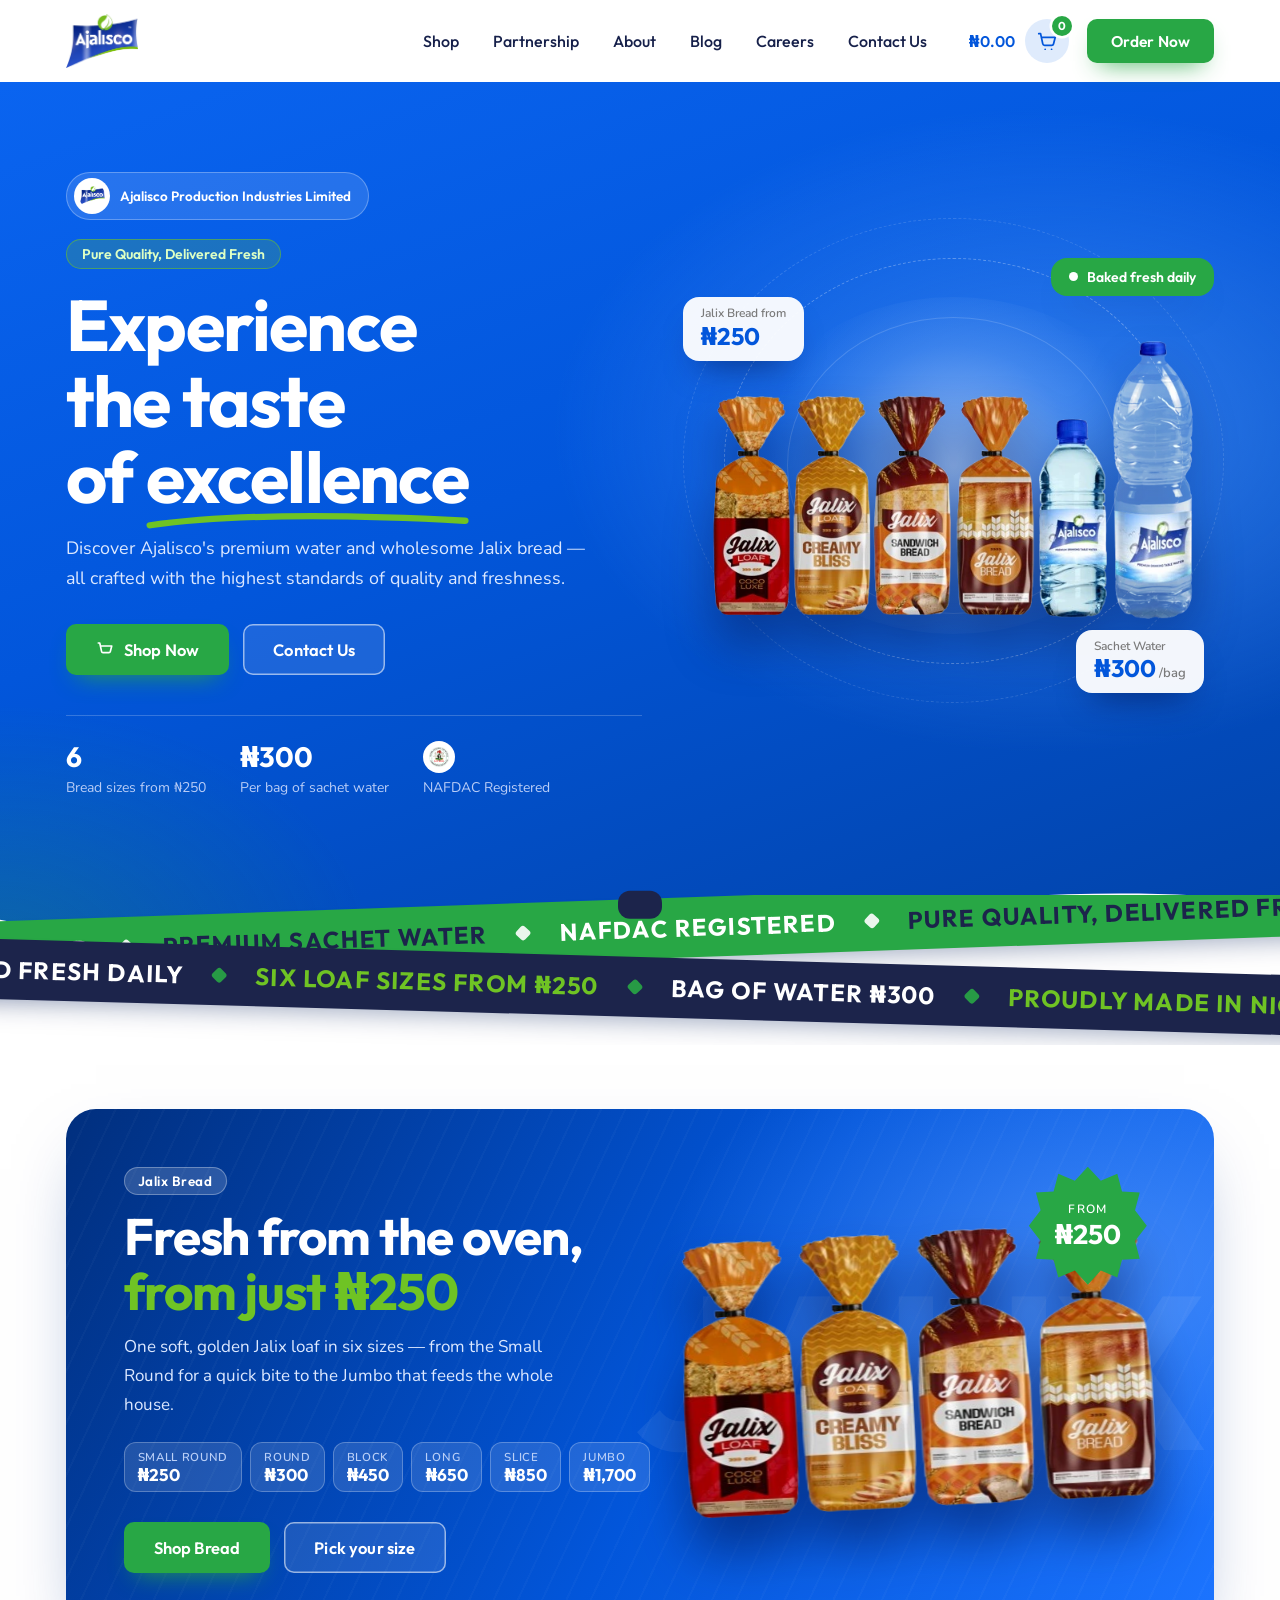
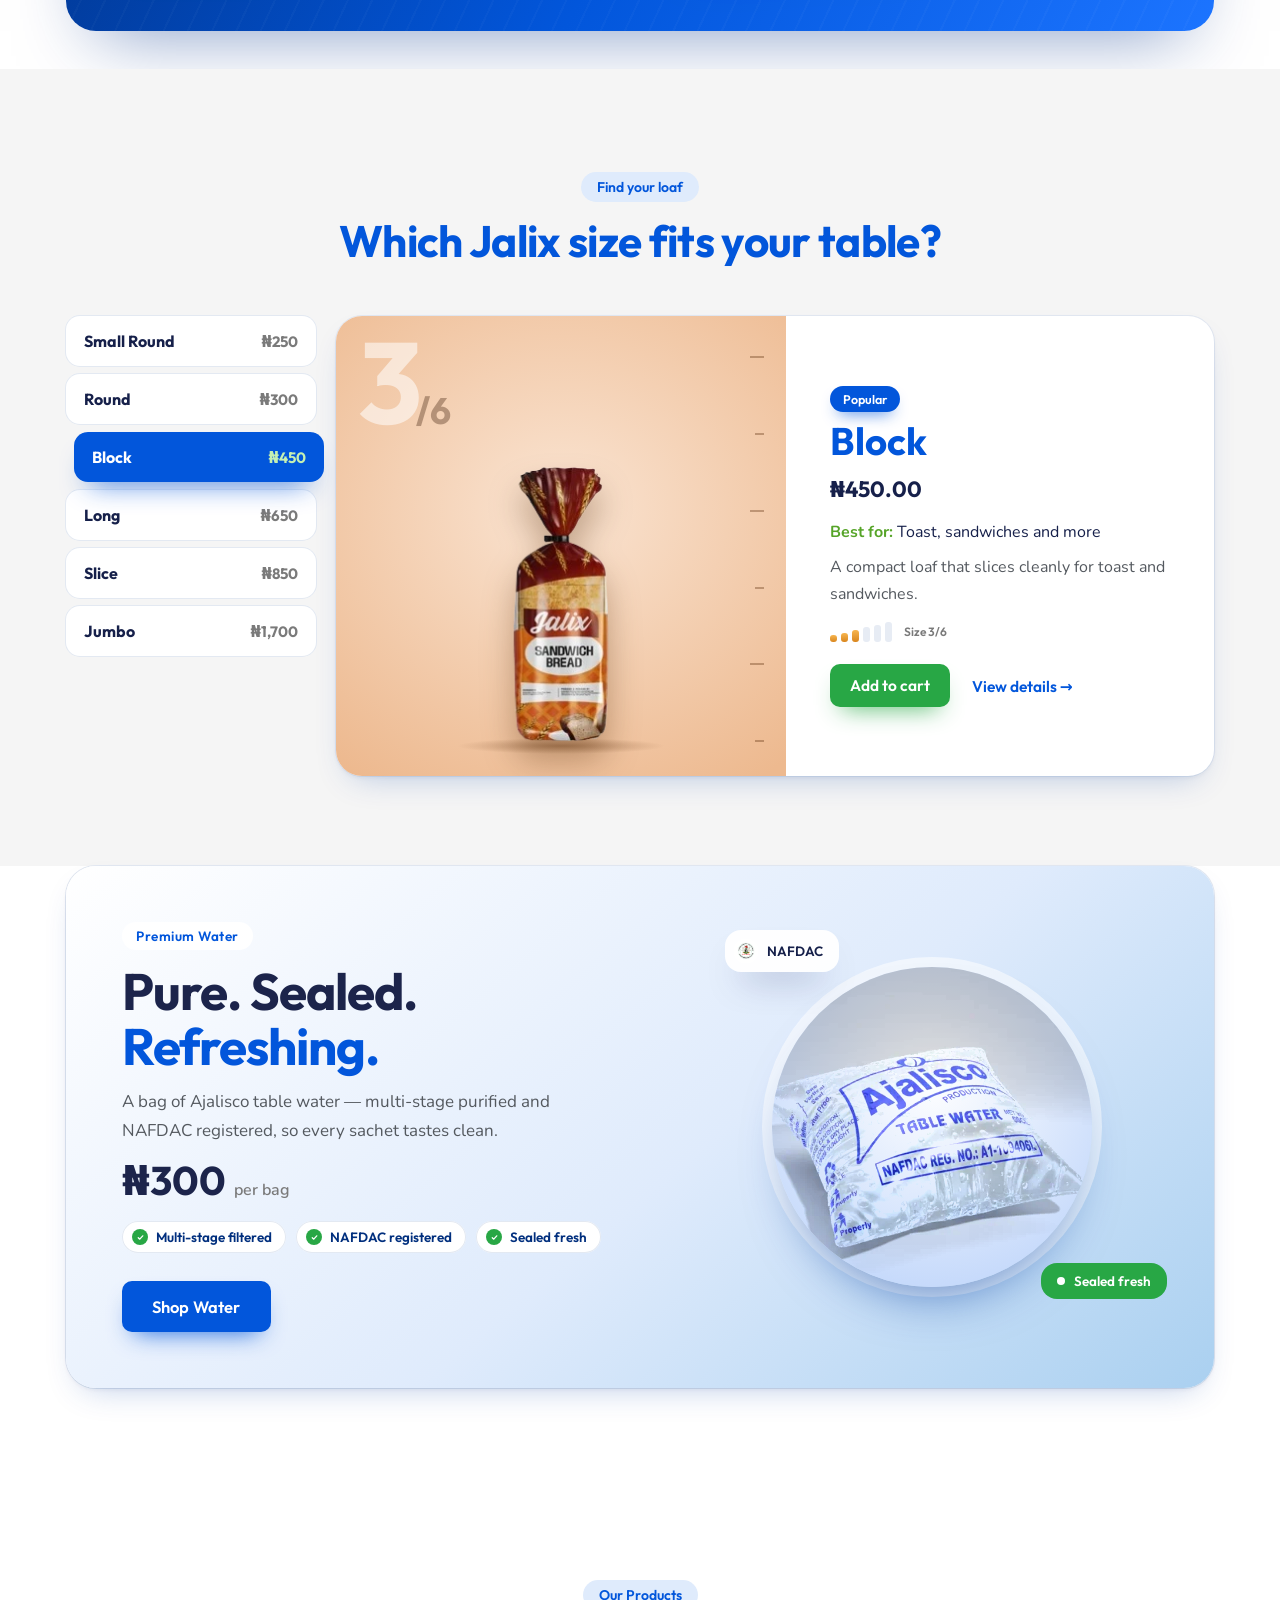
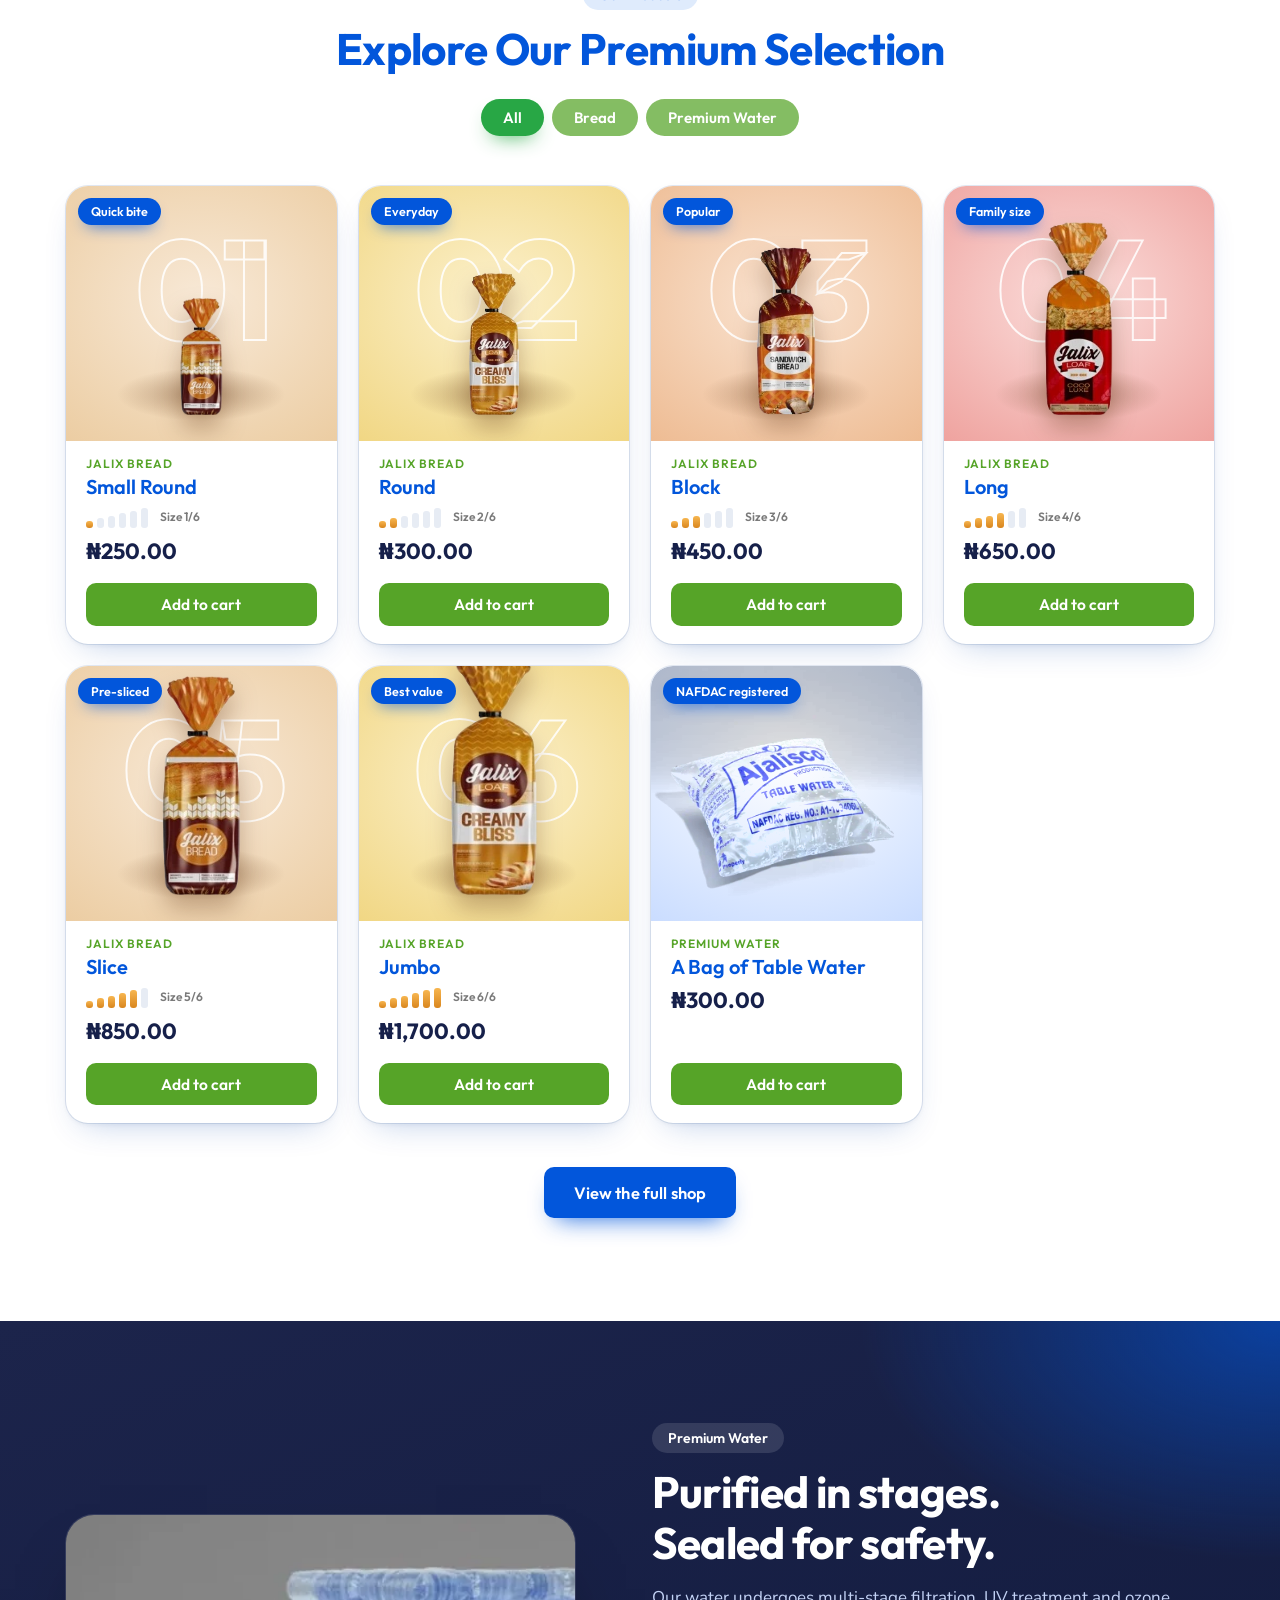
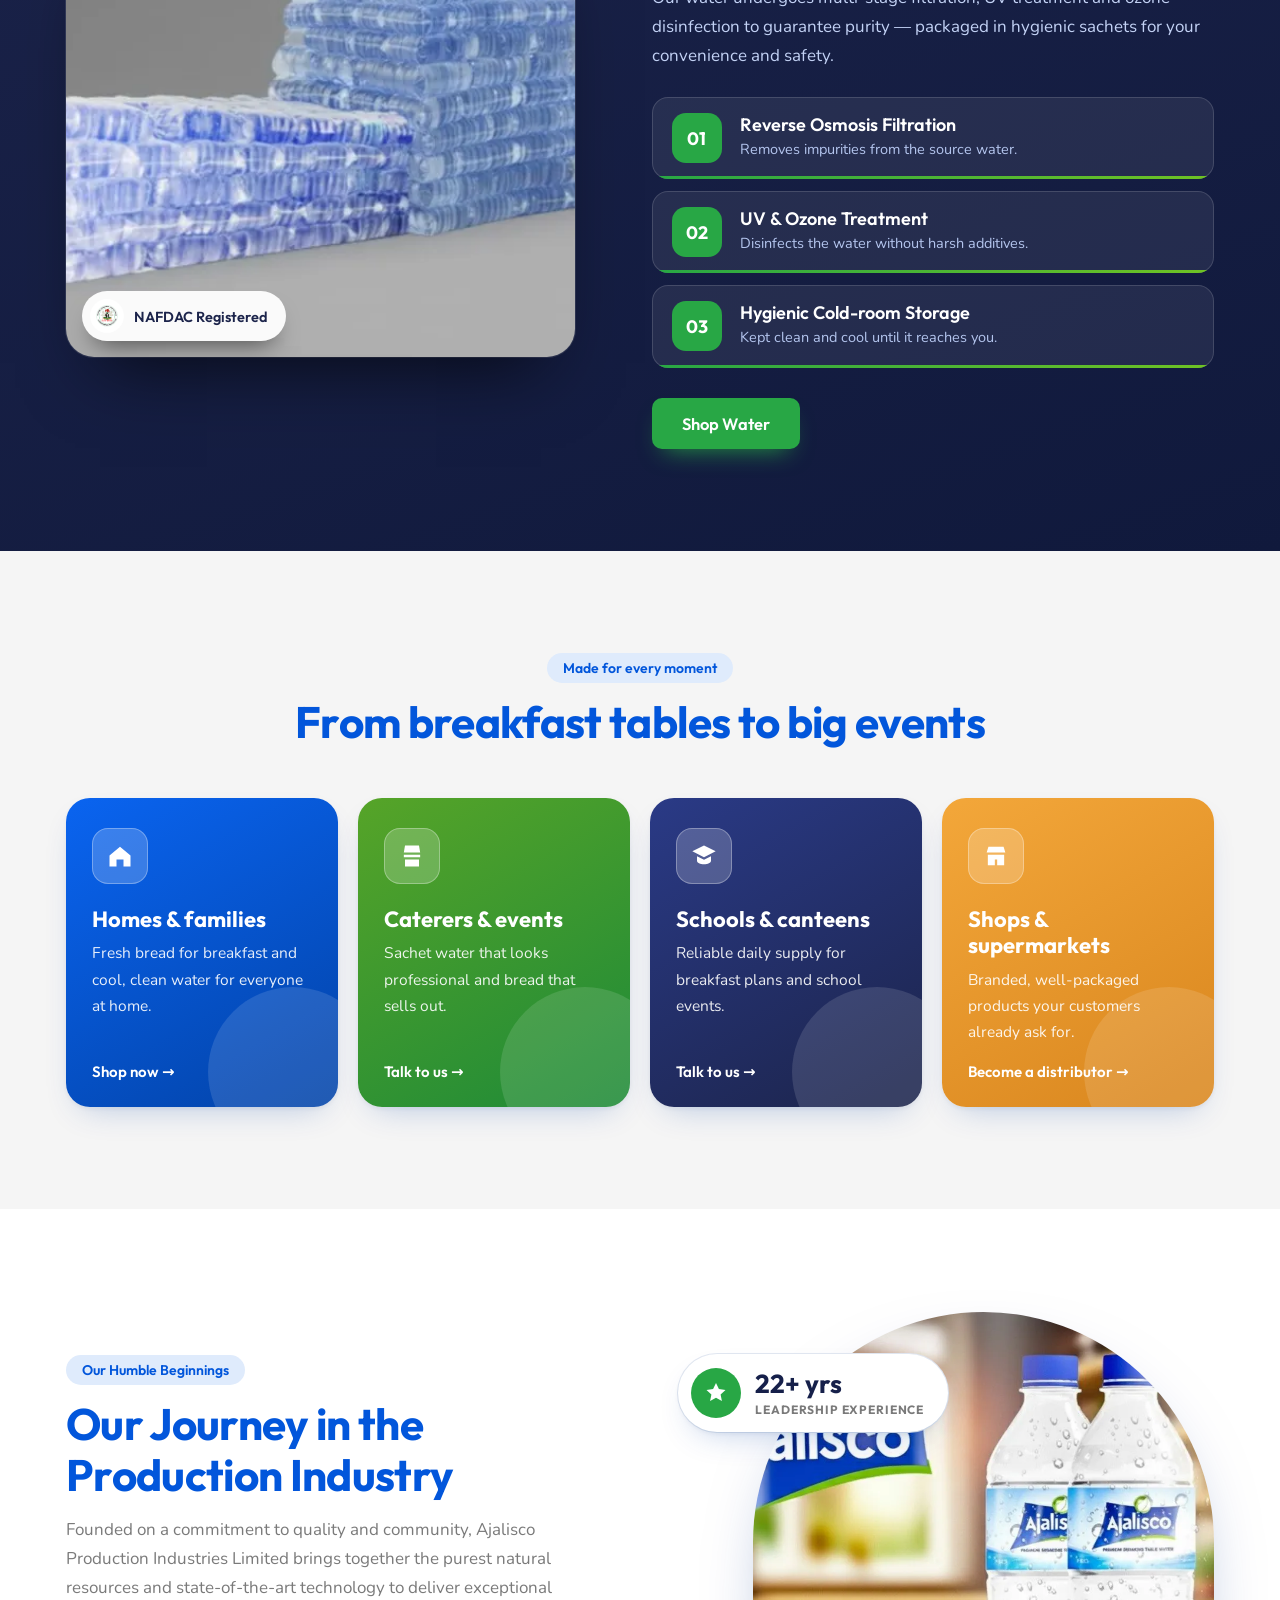
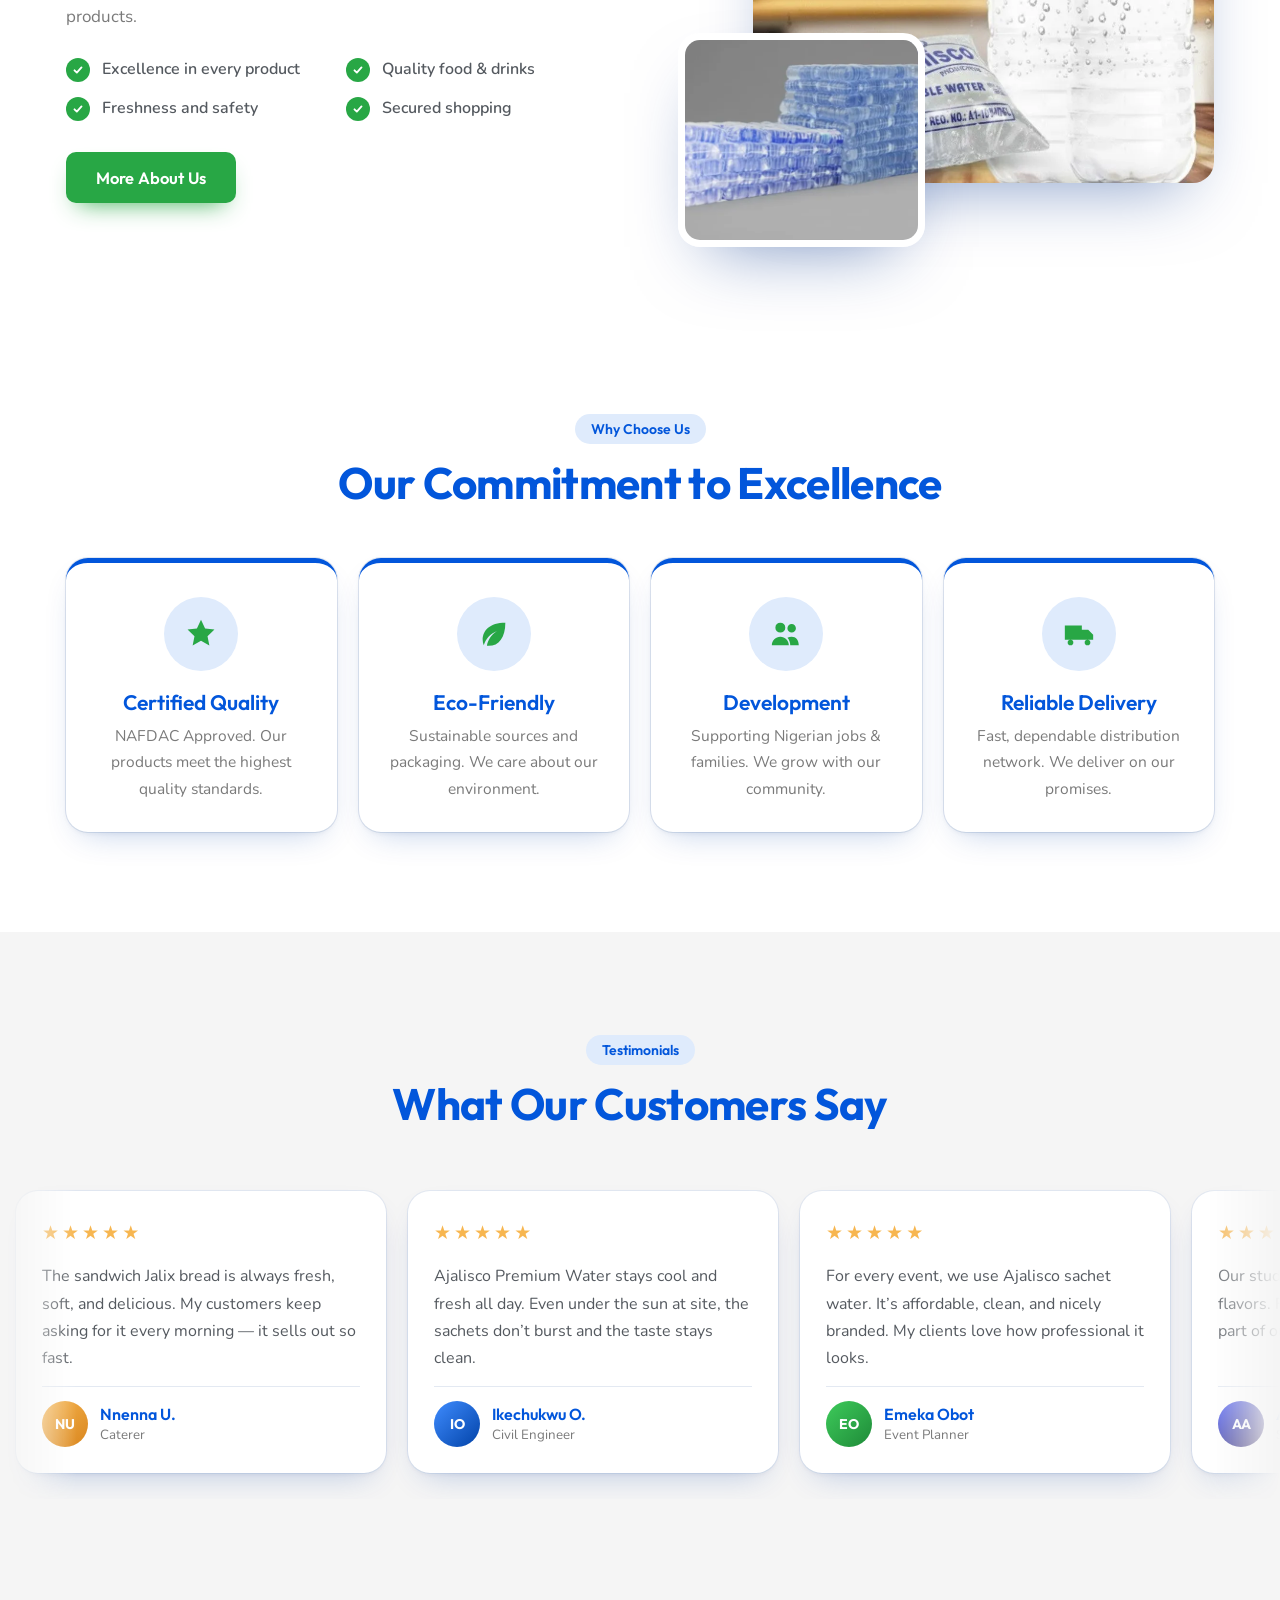
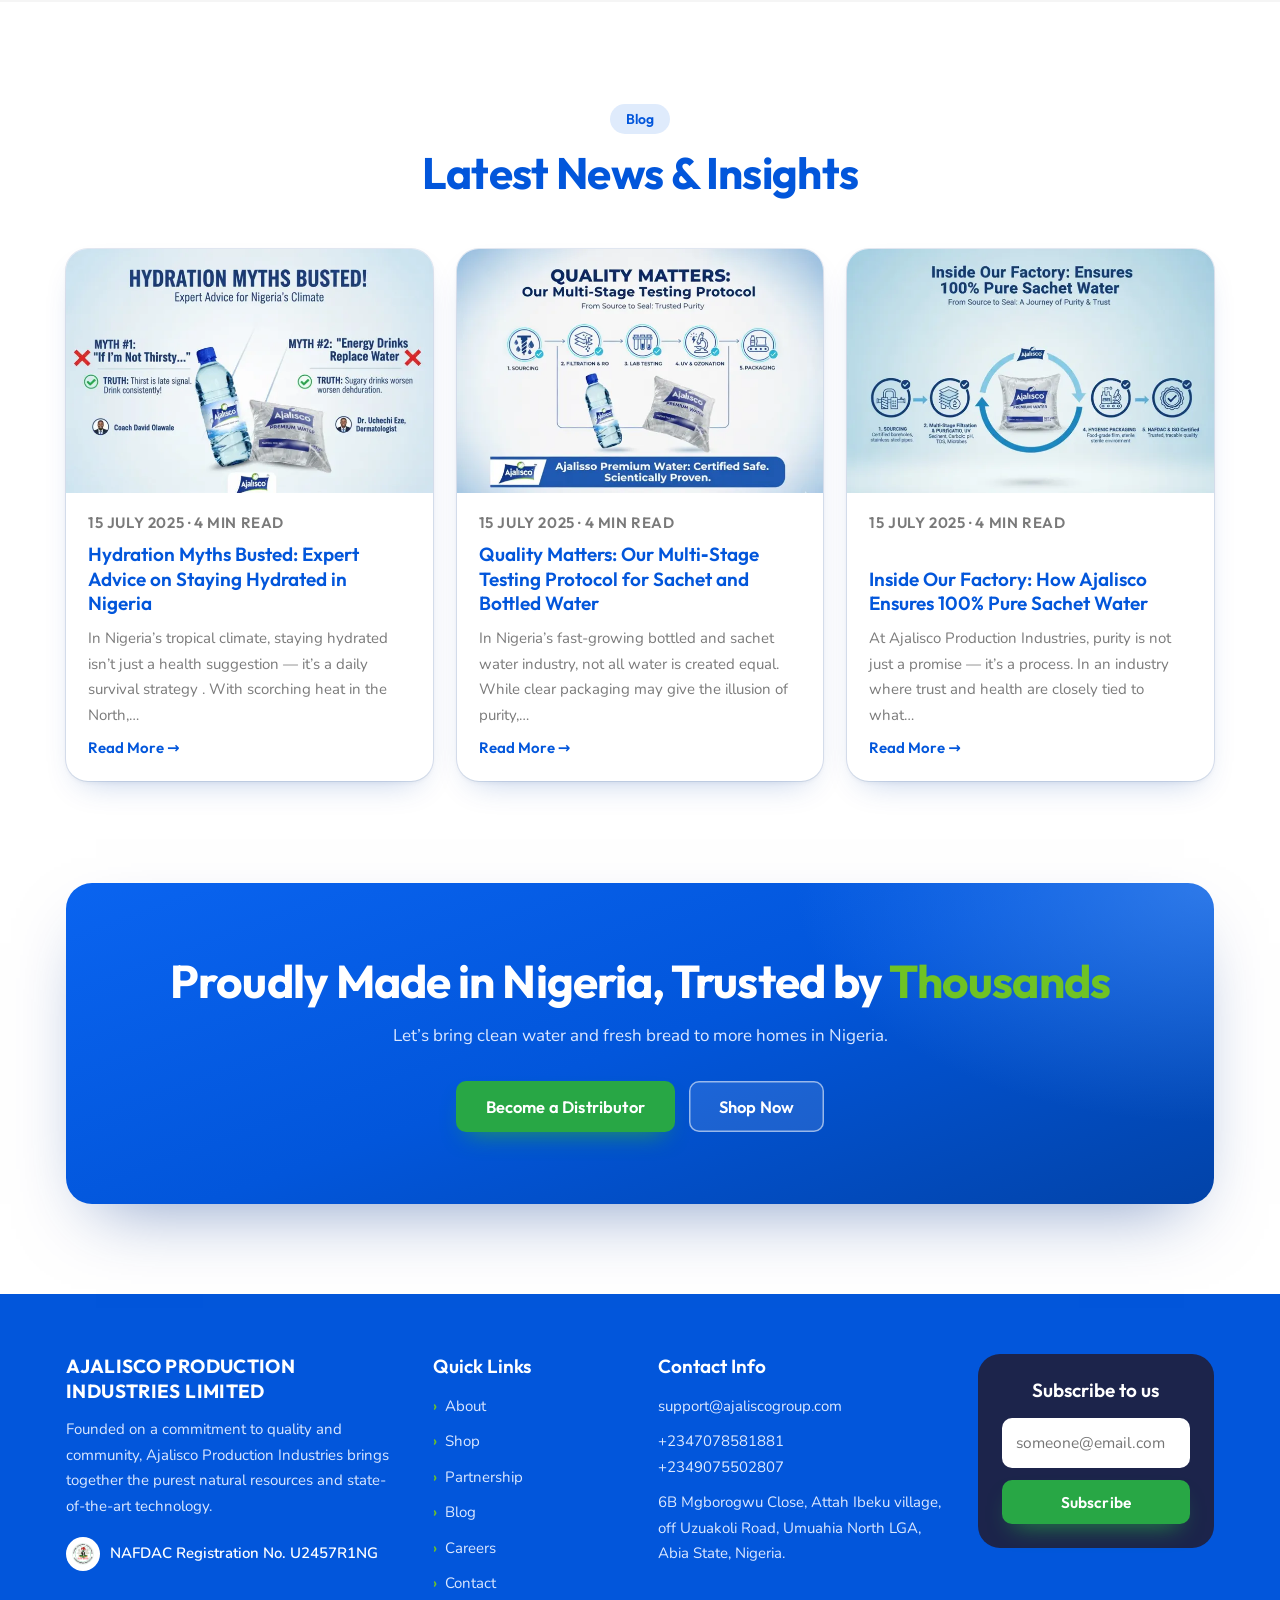
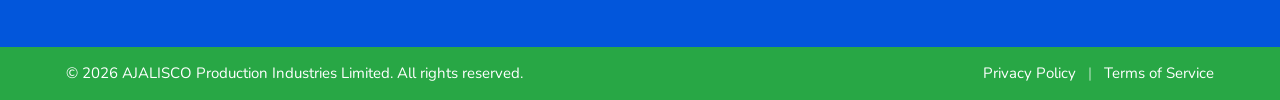
<file: index.html>
<!doctype html>
<html lang="en">
<head>
  <meta charset="utf-8">
  <meta name="viewport" content="width=device-width, initial-scale=1">
  <title>Ajalisco Production Industries Limited — Pure Quality, Delivered Fresh</title>
  <meta name="description" content="Ajalisco Production Industries Limited — fresh Jalix bread in six sizes and NAFDAC-registered premium sachet water, produced in Umuahia, Abia State, Nigeria.">
  <meta name="theme-color" content="#0256DB">
  <meta property="og:title" content="Ajalisco — Pure Quality, Delivered Fresh">
  <meta property="og:description" content="Fresh Jalix bread and premium sachet water from Umuahia.">
  <meta property="og:image" content="assets/lineup.webp">
  <link rel="icon" href="assets/logo-sm.png">
  <link rel="preload" href="assets/fonts/outfit-latin.woff2" as="font" type="font/woff2" crossorigin>
  <link rel="stylesheet" href="fonts.css">
  <link rel="stylesheet" href="styles.css">
  <script>document.documentElement.className = "js";</script>
</head>
<body>
  <a class="skip" href="#main">Skip to content</a>
  <div class="progress" id="progress" aria-hidden="true"></div>

  <!-- Loader -->
  <div class="loader" id="loader" aria-hidden="true">
    <div class="loader__box">
      <img src="assets/logo.webp" alt="" width="120" height="90">
      <div class="loader__bar"><i id="loaderBar"></i></div>
      <p><span id="loaderNum">0</span>%</p>
    </div>
  </div>

  <!-- Header -->
  <header class="nav" id="nav">
    <div class="wrap nav__inner">
      <a class="brand" href="#/" aria-label="Ajalisco — home"><img src="assets/logo.webp" alt="Ajalisco" width="66" height="50"></a>
      <nav class="nav__links" id="navLinks" aria-label="Primary">
        <a href="#/shop" data-route="shop">Shop</a>
        <a href="#/partnership" data-route="partnership">Partnership</a>
        <a href="#/about" data-route="about">About</a>
        <a href="#/blog" data-route="blog">Blog</a>
        <a href="#/careers" data-route="careers">Careers</a>
        <a href="#/contact" data-route="contact">Contact Us</a>
        <a class="nav__mobile-cta" href="#/shop">Order Now</a>
      </nav>
      <div class="nav__actions">
        <button class="cart-btn" type="button" data-open-cart aria-label="View your shopping cart">
          <span class="cart-btn__total" data-total>₦0.00</span>
          <span class="cart-btn__icon">
            <svg width="22" height="22" viewBox="0 0 24 24" aria-hidden="true"><path fill="none" stroke="currentColor" stroke-width="1.9" stroke-linecap="round" stroke-linejoin="round" d="M3 4h2l2.4 11.2a2 2 0 0 0 2 1.6h7.7a2 2 0 0 0 2-1.5L21 8H6.2M10 21h.01M17 21h.01"/></svg>
            <b data-count>0</b>
          </span>
        </button>
        <a class="btn btn--green nav__cta" href="#/shop">Order Now</a>
        <button class="burger" id="burger" type="button" aria-label="Open menu" aria-expanded="false"><span></span><span></span></button>
      </div>
    </div>
  </header>

  <main id="main">

    <!-- ================= HOME ================= -->
    <section class="page" id="page-home" data-title="Ajalisco Production Industries Limited — Pure Quality, Delivered Fresh">

      <!-- Hero -->
      <div class="hero">
        <div class="bubbles" aria-hidden="true"><i></i><i></i><i></i><i></i><i></i><i></i><i></i><i></i><i></i><i></i></div>
        <div class="wrap hero__grid">
          <div class="hero__copy">
            <p class="brand-pill rv"><img src="assets/logo-sm.png" alt="" width="30" height="23"> Ajalisco Production Industries Limited</p>
            <p class="tag-pill rv">Pure Quality, Delivered Fresh</p>
            <h1 class="hero__title rv">Experience the taste of <span class="swoosh">excellence<svg viewBox="0 0 300 24" preserveAspectRatio="none" aria-hidden="true"><path d="M4 17C70 6 160 3 296 12" fill="none" stroke="#6FC324" stroke-width="7" stroke-linecap="round"/></svg></span></h1>
            <p class="hero__lede rv">Discover Ajalisco's premium water and wholesome Jalix bread — all crafted with the highest standards of quality and freshness.</p>
            <div class="btn-row rv">
              <a class="btn btn--green btn--lg" href="#/shop"><svg width="18" height="18" viewBox="0 0 24 24" aria-hidden="true"><path fill="none" stroke="currentColor" stroke-width="2.2" stroke-linecap="round" stroke-linejoin="round" d="M3 4h2l2.4 11.2a2 2 0 0 0 2 1.6h7.7a2 2 0 0 0 2-1.5L21 8H6.2"/></svg> Shop Now</a>
              <a class="btn btn--ghost-light btn--lg" href="#/contact">Contact Us</a>
            </div>
            <dl class="hero__facts rv">
              <div><dt>6</dt><dd>Bread sizes from ₦250</dd></div>
              <div><dt>₦300</dt><dd>Per bag of sachet water</dd></div>
              <div><dt><img src="assets/nafdac.png" alt="" width="30" height="30"></dt><dd>NAFDAC Registered</dd></div>
            </dl>
          </div>
          <div class="hero__art rv" aria-hidden="true">
            <div class="rings"><i></i><i></i><i></i></div>
            <div class="glow"></div>
            <img class="hero__lineup" src="assets/lineup.webp" alt="" width="600" height="321">
            <div class="chip chip--a"><small>Jalix Bread from</small><b>₦250</b></div>
            <div class="chip chip--b"><span class="dot"></span> Baked fresh daily</div>
            <div class="chip chip--c"><small>Sachet Water</small><b>₦300<em>/bag</em></b></div>
          </div>
        </div>
        <svg class="hero__wave" viewBox="0 0 1440 90" preserveAspectRatio="none" aria-hidden="true"><path d="M0 50c240 50 480 50 720 20S1200 0 1440 30v60H0Z" fill="#fff"/></svg>
      </div>

      <!-- Crossing ticker tapes -->
      <div class="tapes" aria-hidden="true">
        <div class="tape tape--green"><div class="tape__track">
          <span>Jalix Bread</span><i></i><span>Premium Sachet Water</span><i></i><span>NAFDAC Registered</span><i></i><span>Pure Quality, Delivered Fresh</span><i></i>
          <span>Jalix Bread</span><i></i><span>Premium Sachet Water</span><i></i><span>NAFDAC Registered</span><i></i><span>Pure Quality, Delivered Fresh</span><i></i>
        </div></div>
        <div class="tape tape--navy"><div class="tape__track tape__track--rev">
          <span>Baked fresh daily</span><i></i><span>Six loaf sizes from ₦250</span><i></i><span>Bag of water ₦300</span><i></i><span>Proudly made in Nigeria</span><i></i>
          <span>Baked fresh daily</span><i></i><span>Six loaf sizes from ₦250</span><i></i><span>Bag of water ₦300</span><i></i><span>Proudly made in Nigeria</span><i></i>
        </div></div>
      </div>

      <!-- Advert banner: Bread -->
      <section class="section section--ads">
        <div class="wrap">
          <article class="ad ad--bread rv">
            <div class="ad__copy">
              <p class="ad__kicker">Jalix Bread</p>
              <h2 class="ad__title">Fresh from the oven,<br><em>from just ₦250</em></h2>
              <p class="ad__text">One soft, golden Jalix loaf in six sizes — from the Small Round for a quick bite to the Jumbo that feeds the whole house.</p>
              <ul class="price-chips">
                <li><b>Small Round</b>₦250</li><li><b>Round</b>₦300</li><li><b>Block</b>₦450</li><li><b>Long</b>₦650</li><li><b>Slice</b>₦850</li><li><b>Jumbo</b>₦1,700</li>
              </ul>
              <div class="btn-row"><a class="btn btn--green btn--lg" href="#/shop" data-filter-link="bread">Shop Bread</a><a class="btn btn--ghost-light btn--lg" href="#size-picker" data-scroll="size-picker">Pick your size</a></div>
            </div>
            <div class="ad__art" aria-hidden="true">
              <span class="ad__ghost">JALIX</span>
              <img src="assets/loaves.webp" alt="" width="401" height="277" loading="lazy">
              <span class="burst"><small>From</small><b>₦250</b></span>
            </div>
          </article>
        </div>
      </section>

      <!-- Size picker -->
      <section class="section section--gray picker-sec" id="size-picker">
        <div class="wrap">
          <div class="head-center">
            <p class="kicker kicker--center rv">Find your loaf</p>
            <h2 class="title rv">Which Jalix size fits your table?</h2>
          </div>
          <div class="picker rv woocommerce" id="picker">
            <div class="picker__sizes" role="tablist" aria-label="Loaf size" id="pickerSizes"></div>
            <div class="picker__stage" id="pickerStage"></div>
          </div>
        </div>
      </section>

      <!-- Advert banner: Water -->
      <section class="section section--ads section--ads2">
        <div class="wrap">
          <article class="ad ad--water ad--water-solo rv">
            <div class="bubbles bubbles--sm" aria-hidden="true"><i></i><i></i><i></i><i></i><i></i><i></i></div>
            <div class="ad__copy">
              <p class="ad__kicker ad__kicker--blue">Premium Water</p>
              <h2 class="ad__title ad__title--dark">Pure. Sealed.<br><em>Refreshing.</em></h2>
              <p class="ad__text ad__text--dark">A bag of Ajalisco table water — multi-stage purified and NAFDAC registered, so every sachet tastes clean.</p>
              <p class="ad__price">₦300 <small>per bag</small></p>
              <ul class="feature-chips">
                <li>Multi-stage filtered</li>
                <li>NAFDAC registered</li>
                <li>Sealed fresh</li>
              </ul>
              <a class="btn btn--blue btn--lg" href="#/shop" data-filter-link="water">Shop Water</a>
            </div>
            <div class="ad__art ad__art--water" aria-hidden="true">
              <div class="orb"><img src="assets/sachet.webp" alt="" loading="lazy"></div>
              <span class="chip chip--water-nafdac"><img src="assets/nafdac.png" alt="" width="26" height="26"> NAFDAC</span>
              <span class="chip chip--water-fresh"><span class="dot"></span> Sealed fresh</span>
            </div>
          </article>
        </div>
      </section>

      <!-- Product grid (WooCommerce-style loop) -->
      <section class="section" id="home-products">
        <div class="wrap">
          <div class="head-center">
            <p class="kicker kicker--center rv">Our Products</p>
            <h2 class="title rv">Explore Our Premium Selection</h2>
            <div class="tabs rv" role="tablist" aria-label="Filter products" data-tabs="home">
              <button role="tab" aria-selected="true" data-filter="all">All</button>
              <button role="tab" aria-selected="false" data-filter="bread">Bread</button>
              <button role="tab" aria-selected="false" data-filter="water">Premium Water</button>
            </div>
          </div>
          <div class="woocommerce" data-grid="home"></div>
          <div class="center rv"><a class="btn btn--blue btn--lg" href="#/shop">View the full shop</a></div>
        </div>
      </section>

      <!-- Brand marketing: water purification (from the old Services page) -->
      <section class="section section--navy purify">
        <div class="bubbles bubbles--sm" aria-hidden="true"><i></i><i></i><i></i><i></i><i></i><i></i></div>
        <div class="wrap purify__grid">
          <div class="purify__media rv">
            <img src="assets/stacks.webp" alt="Stacked bags of Ajalisco sachet water" loading="lazy">
            <span class="nafdac-tag"><img src="assets/nafdac.png" alt="" width="34" height="34"> NAFDAC Registered</span>
          </div>
          <div class="purify__copy">
            <p class="kicker kicker--dark rv">Premium Water</p>
            <h2 class="title title--light rv">Purified in stages.<br>Sealed for safety.</h2>
            <p class="lede lede--light rv">Our water undergoes multi-stage filtration, UV treatment and ozone disinfection to guarantee purity — packaged in hygienic sachets for your convenience and safety.</p>
            <ol class="stages">
              <li class="rv"><span class="stages__n">01</span><div><b>Reverse Osmosis Filtration</b><small>Removes impurities from the source water.</small></div></li>
              <li class="rv" style="--i:1"><span class="stages__n">02</span><div><b>UV &amp; Ozone Treatment</b><small>Disinfects the water without harsh additives.</small></div></li>
              <li class="rv" style="--i:2"><span class="stages__n">03</span><div><b>Hygienic Cold-room Storage</b><small>Kept clean and cool until it reaches you.</small></div></li>
            </ol>
            <a class="btn btn--green btn--lg rv" href="#/shop" data-filter-link="water">Shop Water</a>
          </div>
        </div>
      </section>

      <!-- Brand marketing: who we serve -->
      <section class="section section--gray serve">
        <div class="wrap">
          <div class="head-center">
            <p class="kicker kicker--center rv">Made for every moment</p>
            <h2 class="title rv">From breakfast tables to big events</h2>
          </div>
          <div class="serve__grid">
            <a class="tile tile--a rv" href="#/shop"><span class="tile__icon"><svg viewBox="0 0 24 24"><path d="M3 11.5 12 4l9 7.5V21h-6v-6H9v6H3Z"/></svg></span><h3>Homes &amp; families</h3><p>Fresh bread for breakfast and cool, clean water for everyone at home.</p><span class="more">Shop now <b aria-hidden="true">→</b></span></a>
            <a class="tile tile--b rv" style="--i:1" href="#/contact"><span class="tile__icon"><svg viewBox="0 0 24 24"><path d="M6 3h12l1 6H5Zm-1 8h14v2H5Zm1 4h12v6H6Z"/></svg></span><h3>Caterers &amp; events</h3><p>Sachet water that looks professional and bread that sells out.</p><span class="more">Talk to us <b aria-hidden="true">→</b></span></a>
            <a class="tile tile--c rv" style="--i:2" href="#/contact"><span class="tile__icon"><svg viewBox="0 0 24 24"><path d="m12 3 10 5-10 5L2 8Zm-6 9.2 6 3 6-3V16c0 1.7-2.7 3-6 3s-6-1.3-6-3Z"/></svg></span><h3>Schools &amp; canteens</h3><p>Reliable daily supply for breakfast plans and school events.</p><span class="more">Talk to us <b aria-hidden="true">→</b></span></a>
            <a class="tile tile--d rv" style="--i:3" href="#/partnership"><span class="tile__icon"><svg viewBox="0 0 24 24"><path d="M4 9h16l-1.5-5h-13Zm1 2v9h6v-5h2v5h6v-9Z"/></svg></span><h3>Shops &amp; supermarkets</h3><p>Branded, well-packaged products your customers already ask for.</p><span class="more">Become a distributor <b aria-hidden="true">→</b></span></a>
          </div>
        </div>
      </section>

      <!-- Journey + values -->
      <section class="section journey">
        <div class="wrap journey__grid">
          <div class="journey__copy">
            <p class="kicker rv">Our Humble Beginnings</p>
            <h2 class="title rv">Our Journey in the Production Industry</h2>
            <p class="lede rv">Founded on a commitment to quality and community, Ajalisco Production Industries Limited brings together the purest natural resources and state-of-the-art technology to deliver exceptional products.</p>
            <ul class="ticks rv">
              <li>Excellence in every product</li>
              <li>Quality food &amp; drinks</li>
              <li>Freshness and safety</li>
              <li>Secured shopping</li>
            </ul>
            <a class="btn btn--green btn--lg rv" href="#/about">More About Us</a>
          </div>
          <div class="journey__art rv">
            <div class="journey__main"><img src="assets/kitchen.webp" alt="Ajalisco bottled water and sachet on a kitchen counter" loading="lazy" width="1080" height="800"></div>
            <div class="journey__sub"><img src="assets/stacks.webp" alt="Stacked bags of Ajalisco sachet water" loading="lazy"></div>
            <div class="stat"><span class="stat__icon"><svg viewBox="0 0 24 24" width="24" height="24" aria-hidden="true"><path fill="currentColor" d="m12 2 2.9 6.1 6.6.8-4.9 4.6 1.3 6.6L12 16.8 6.1 20.1l1.3-6.6L2.5 8.9l6.6-.8Z"/></svg></span><p><b>22+ yrs</b><small>Leadership experience</small></p></div>
          </div>
        </div>
      </section>

      <section class="section section--tight">
        <div class="wrap">
          <div class="head-center">
            <p class="kicker kicker--center rv">Why Choose Us</p>
            <h2 class="title rv">Our Commitment to Excellence</h2>
          </div>
          <div class="values">
            <article class="value rv" style="--i:0"><span class="value__icon"><svg viewBox="0 0 24 24"><path d="m12 2 2.9 6.1 6.6.8-4.9 4.6 1.3 6.6L12 16.8 6.1 20.1l1.3-6.6L2.5 8.9l6.6-.8Z"/></svg></span><h3>Certified Quality</h3><p>NAFDAC Approved. Our products meet the highest quality standards.</p></article>
            <article class="value rv" style="--i:1"><span class="value__icon"><svg viewBox="0 0 24 24"><path d="M20 4C9 4 4 9.5 4 16c0 1.4.3 2.7.8 4 1.3-4.6 4.6-8.3 9.2-10-3.8 2.4-6.3 6-7 10.3C15 21 20 15 20 4Z"/></svg></span><h3>Eco-Friendly</h3><p>Sustainable sources and packaging. We care about our environment.</p></article>
            <article class="value rv" style="--i:2"><span class="value__icon"><svg viewBox="0 0 24 24"><path d="M8 11a3.5 3.5 0 1 0 0-7 3.5 3.5 0 0 0 0 7Zm8 0a3 3 0 1 0 0-6 3 3 0 0 0 0 6ZM2 20c0-3.3 2.7-6 6-6s6 2.7 6 6Zm13 0c0-2-.7-3.9-2-5.3.9-.4 1.9-.7 3-.7 3 0 5 2.4 5 6Z"/></svg></span><h3>Development</h3><p>Supporting Nigerian jobs &amp; families. We grow with our community.</p></article>
            <article class="value rv" style="--i:3"><span class="value__icon"><svg viewBox="0 0 24 24"><path d="M2 6h12v10H2zM14 9h4.5L22 12.5V16h-8zM6 20a2 2 0 1 1 0-4 2 2 0 0 1 0 4Zm12 0a2 2 0 1 1 0-4 2 2 0 0 1 0 4Z"/></svg></span><h3>Reliable Delivery</h3><p>Fast, dependable distribution network. We deliver on our promises.</p></article>
          </div>
        </div>
      </section>

      <!-- Testimonials -->
      <section class="section section--gray">
        <div class="head-center wrap">
          <p class="kicker kicker--center rv">Testimonials</p>
          <h2 class="title rv">What Our Customers Say</h2>
        </div>
        <div class="reviews" aria-label="Customer testimonials">
          <div class="reviews__track" id="reviewsTrack">
            <figure class="review"><div class="stars" aria-label="5 out of 5 stars">★★★★★</div><blockquote>The sandwich Jalix bread is always fresh, soft, and delicious. My customers keep asking for it every morning — it sells out so fast.</blockquote><figcaption><span class="av av--1">NU</span><span><b>Nnenna U.</b><small>Caterer</small></span></figcaption></figure>
            <figure class="review"><div class="stars" aria-label="5 out of 5 stars">★★★★★</div><blockquote>Ajalisco Premium Water stays cool and fresh all day. Even under the sun at site, the sachets don’t burst and the taste stays clean.</blockquote><figcaption><span class="av av--2">IO</span><span><b>Ikechukwu O.</b><small>Civil Engineer</small></span></figcaption></figure>
            <figure class="review"><div class="stars" aria-label="5 out of 5 stars">★★★★★</div><blockquote>For every event, we use Ajalisco sachet water. It’s affordable, clean, and nicely branded. My clients love how professional it looks.</blockquote><figcaption><span class="av av--3">EO</span><span><b>Emeka Obot</b><small>Event Planner</small></span></figcaption></figure>
            <figure class="review"><div class="stars" aria-label="5 out of 5 stars">★★★★★</div><blockquote>Our students and staff enjoy all Jalix bread flavors. Fruit and milk especially go fast. It’s part of our school’s daily breakfast plan.</blockquote><figcaption><span class="av av--4">AA</span><span><b>Adebayo A.</b><small>School Administrator</small></span></figcaption></figure>
          </div>
        </div>
      </section>

      <!-- Blog -->
      <section class="section">
        <div class="wrap">
          <div class="head-center">
            <p class="kicker kicker--center rv">Blog</p>
            <h2 class="title rv">Latest News &amp; Insights</h2>
          </div>
          <div class="posts" data-home-posts></div>
        </div>
      </section>

      <section class="wrap cta-wrap" data-cta='{"primary":["Become a Distributor","#/partnership"],"secondary":["Shop Now","#/shop"]}'></section>
    </section>

    <!-- ================= SHOP (WooCommerce-style) ================= -->
    <section class="page" id="page-shop" data-title="Shop — Ajalisco Production Industries Limited">
      <div class="banner"><div class="bubbles bubbles--sm" aria-hidden="true"><i></i><i></i><i></i><i></i><i></i><i></i></div><div class="wrap"><h1>Shop</h1><p>Discover our premium products and exclusive offers</p></div></div>
      <section class="section section--tight">
        <div class="wrap woocommerce">
          <nav class="woocommerce-breadcrumb" aria-label="Breadcrumb"><a href="#/">Home</a> <span>/</span> Shop</nav>
          <div class="shopbar">
            <p class="woocommerce-result-count" id="shopCount">Showing all 7 results</p>
            <div class="tabs tabs--sm" role="tablist" aria-label="Product categories" data-tabs="shop">
              <button role="tab" aria-selected="true" data-filter="all">All</button>
              <button role="tab" aria-selected="false" data-filter="bread">Bread</button>
              <button role="tab" aria-selected="false" data-filter="water">Premium Water</button>
            </div>
            <form class="woocommerce-ordering" onsubmit="return false">
              <select class="orderby" id="shopSort" aria-label="Shop order">
                <option value="menu_order">Default sorting</option>
                <option value="price">Sort by price: low to high</option>
                <option value="price-desc">Sort by price: high to low</option>
              </select>
            </form>
          </div>
          <div data-grid="shop" id="shopProducts"></div>
          <noscript><p class="center">Small Round ₦250 · Round ₦300 · Block ₦450 · Long ₦650 · Slice ₦850 · Jumbo ₦1,700 · Bag of table water ₦300.</p></noscript>
        </div>
      </section>
    </section>

    <!-- ================= SINGLE PRODUCT ================= -->
    <section class="page" id="page-product" data-title="Product — Ajalisco Production Industries Limited">
      <div class="banner banner--sm"><div class="bubbles bubbles--sm" aria-hidden="true"><i></i><i></i><i></i><i></i><i></i><i></i></div><div class="wrap"><h1 id="pTitleBanner">Product</h1></div></div>
      <section class="section section--tight"><div class="wrap woocommerce" id="productView"></div></section>
    </section>

    <!-- ================= CART ================= -->
    <section class="page" id="page-cart" data-title="Cart — Ajalisco Production Industries Limited">
      <div class="banner banner--sm"><div class="bubbles bubbles--sm" aria-hidden="true"><i></i><i></i><i></i><i></i><i></i><i></i></div><div class="wrap"><h1>Cart</h1></div></div>
      <section class="section section--tight"><div class="wrap woocommerce" id="cartView"></div></section>
    </section>

    <!-- ================= PARTNERSHIP ================= -->
    <section class="page" id="page-partnership" data-title="Partnership Hub — Ajalisco Production Industries Limited">
      <div class="banner"><div class="bubbles bubbles--sm" aria-hidden="true"><i></i><i></i><i></i><i></i><i></i><i></i></div><div class="wrap"><h1>Partnership Hub</h1><p>Grow with Ajalisco</p></div></div>
      <section class="section section--tight">
        <div class="wrap two">
          <div class="two__copy">
            <p class="kicker rv">Why Partner with Us?</p>
            <p class="lede lede--dark rv">At Ajalisco Production Industries, we believe in mutual growth. Our partners are the heartbeat of our distribution system—bringing Jalix Bread and Ajalisco Water to communities near and far. Whether you’re a supermarket owner, a small shop vendor, or a logistics company, there’s room to thrive with us.</p>
            <ul class="ticks ticks--1 rv">
              <li>Reliable Supply Chain</li>
              <li>Attractive Margins</li>
              <li>Marketing Support</li>
              <li>Bulk Order Access</li>
            </ul>
            <div class="reach rv"><h3>Reach Out Lets Discuss</h3><p>Get all the details on pricing, logistics, and benefits.</p></div>
            <ol class="how rv">
              <li><b>1</b><span>Send us your details</span></li>
              <li><b>2</b><span>We discuss pricing &amp; logistics</span></li>
              <li><b>3</b><span>You start supplying your community</span></li>
            </ol>
          </div>
          <div class="formcard rv">
            <h2>Tell us about you and your business</h2>
            <p class="formcard__sub">We’ll get back to you within 2 business days.</p>
            <form class="form" data-form="partnership" novalidate>
              <div class="field"><input id="pName" name="name" type="text" placeholder=" " autocomplete="name" required><label for="pName">Full Name</label></div>
              <div class="field"><input id="pEmail" name="email" type="email" placeholder=" " autocomplete="email" required><label for="pEmail">Email</label></div>
              <div class="field"><input id="pPhone" name="phone" type="tel" placeholder=" " autocomplete="tel" required><label for="pPhone">Phone Number</label></div>
              <div class="field"><input id="pBiz" name="business" type="text" placeholder=" " autocomplete="organization"><label for="pBiz">Business Name</label></div>
              <div class="field"><input id="pLoc" name="location" type="text" placeholder=" " required><label for="pLoc">Location (Town/State)</label></div>
              <div class="field"><textarea id="pMsg" name="message" placeholder=" " rows="3"></textarea><label for="pMsg">Message</label></div>
              <label class="agree"><input type="checkbox" name="agree" checked> <span>I agree to receive updates from Ajalisco.</span></label>
              <button class="btn btn--green btn--lg btn--block" type="submit">Send Partnership Request</button>
              <p class="form__hint">Your request opens in WhatsApp so we can reply quickly. Prefer email? <a href="mailto:support@ajaliscogroup.com">support@ajaliscogroup.com</a></p>
            </form>
          </div>
        </div>
      </section>
      <section class="wrap cta-wrap" data-cta='{"primary":["Explore Our Products","#/shop"]}'></section>
    </section>

    <!-- ================= ABOUT ================= -->
    <section class="page" id="page-about" data-title="About Us — Ajalisco Production Industries Limited">
      <div class="banner"><div class="bubbles bubbles--sm" aria-hidden="true"><i></i><i></i><i></i><i></i><i></i><i></i></div><div class="wrap"><h1>About Us</h1><p>Pure quality, delivered fresh — since 2025</p></div></div>

      <section class="section section--tight">
        <div class="wrap split">
          <div class="split__copy">
            <p class="kicker rv">Our Humble Beginnings</p>
            <h2 class="title title--md rv">Our Journey in the Production Industry</h2>
            <p class="lede rv">Founded in 2025, Ajalisco started as a humble sachet water factory in Nigeria, driven by a big dream to provide quality hydration. Today, we have grown into a trusted brand known for delivering clean water and wholesome bread. Our products are crafted with honesty, hygiene, and care, dedicated to serving our community with integrity. Our continuous growth reflects our unwavering commitment to quality and the well-being of the people we serve.</p>
          </div>
          <div class="split__media split__media--round rv"><img src="assets/kitchen.webp" alt="Ajalisco bottled water and sachet water" loading="lazy"></div>
        </div>
      </section>

      <section class="section section--gray">
        <div class="wrap mv">
          <article class="mvcard rv"><span class="mvcard__icon"><svg viewBox="0 0 24 24"><path d="M12 2a7 7 0 0 0-4 12.7V18h8v-3.3A7 7 0 0 0 12 2Zm-2 18h4v2h-4Z"/></svg></span><h3>Mission</h3><p>To produce safe, high-quality consumables—including sachet water and wholesome bread—that nourish and delight families across Nigeria.</p></article>
          <article class="mvcard rv" style="--i:1"><span class="mvcard__icon"><svg viewBox="0 0 24 24"><path d="M12 5C6.5 5 2.7 9 1.5 12c1.2 3 5 7 10.5 7s9.3-4 10.5-7C21.3 9 17.5 5 12 5Zm0 11a4 4 0 1 1 0-8 4 4 0 0 1 0 8Zm0-2.2a1.8 1.8 0 1 0 0-3.6 1.8 1.8 0 0 0 0 3.6Z"/></svg></span><h3>Vision</h3><p>To be Nigeria’s most trusted producer of high-quality, affordable, and nutritious products—delivering refreshment, health, and happiness to every home. We aspire to expand our reach, uphold the highest standards of hygiene and integrity, and positively impact the communities we serve through innovation and excellence.</p></article>
        </div>
      </section>

      <section class="section">
        <div class="wrap">
          <div class="head-center"><p class="kicker kicker--center rv">Values</p><h2 class="title rv">Our Core Values</h2></div>
          <div class="cvals">
            <article class="cval rv"><h3>Quality &amp; Safety</h3><p>We are committed to producing products that meet the highest standards of safety, hygiene, and quality to ensure our customers receive only the best.</p></article>
            <article class="cval rv" style="--i:1"><h3>Honesty &amp; Transparency</h3><p>Honesty and transparency guide everything we do, from sourcing ingredients to delivering our products to your hands.</p></article>
            <article class="cval rv" style="--i:2"><h3>Customer Focus</h3><p>Our customers are at the heart of our business. We strive to exceed expectations and foster trust through consistent excellence.</p></article>
            <article class="cval rv"><h3>Innovation</h3><p>We continuously seek ways to improve our products and processes, embracing new ideas to serve our community better.</p></article>
            <article class="cval rv" style="--i:1"><h3>Sustainability</h3><p>We are dedicated to environmentally responsible practices that promote the well-being of our planet and future generations.</p></article>
            <article class="cval rv" style="--i:2"><h3>Community Impact</h3><p>Our growth is intertwined with the well-being of our community. We aim to contribute positively through our products and practices.</p></article>
          </div>
        </div>
      </section>

      <section class="section section--gray">
        <div class="wrap">
          <div class="head-center"><p class="kicker kicker--center rv">Meet the Team</p><h2 class="title rv">Experienced professionals delivering quality</h2></div>
          <div class="team">
            <article class="member rv"><div class="member__img"><img src="assets/team-ceo.webp" alt="Engr. E. S. Ajala" loading="lazy"></div><div class="member__body"><h3>Engr. E. S. Ajala</h3><p class="role">Chief Executive Officer (CEO)</p><p>A certified Mechanical Engineer with 22 years of experience in manufacturing, process optimization, maintenance, and quality control. Under his visionary leadership, the company has evolved from a small sachet water producer to a trusted Nigerian brand. Committed to innovation, quality, and community development, Engr. Ajala emphasizes integrity, teamwork, and continuous improvement to drive sustainable growth.</p></div></article>
            <article class="member rv" style="--i:1"><div class="member__img"><img src="assets/team-emily.webp" alt="Emily Jennifer" loading="lazy"></div><div class="member__body"><h3>Emily Jennifer</h3><p class="role">General Manager</p><p>The driving force behind Ajalisco Production Industries Ltd, overseeing production of sachet water and bread. With a strong focus on quality, hygiene, and innovation, she ensures that every product meets the highest standards. Her background in Science Laboratory Technology and Microbiology enables her to uphold strict safety and quality protocols, reaffirming our commitment to delivering trustworthy products to our community.</p></div></article>
            <article class="member rv" style="--i:2"><div class="member__img"><img src="assets/team-joshua.webp" alt="Joshua Etok" loading="lazy"></div><div class="member__body"><h3>Joshua Etok</h3><p class="role">Head of Operations</p><p>A Mechanical and Aerospace Engineering graduate with a B.Eng in Mechanical Engineering. With a hands-on approach and strong foundation in technical systems, he oversees operations, streamlines processes, and ensures product quality. Driven by excellence, innovation, and efficiency, Joshua plays a key role in scaling the company’s production, logistics, and customer satisfaction.</p></div></article>
          </div>
        </div>
      </section>

      <section class="section">
        <div class="wrap">
          <div class="head-center"><p class="kicker kicker--center rv">Certifications &amp; Compliance</p><h2 class="title rv">Verified credentials and regulatory approvals</h2></div>
          <div class="certs">
            <figure class="cert rv"><img src="assets/cac.webp" alt="Certificate of incorporation — Ajalisco Production Industries Ltd" loading="lazy"><figcaption>Corporate Affairs Commission<small>Certificate of Incorporation</small></figcaption></figure>
            <figure class="cert cert--nafdac rv" style="--i:1"><img src="assets/nafdac.png" alt="NAFDAC" loading="lazy"><figcaption>NAFDAC Registered<small>Registration No. U2457R1NG</small></figcaption></figure>
          </div>
        </div>
      </section>

      <section class="wrap cta-wrap" data-cta='{"primary":["Become a Distributor","#/partnership"]}'></section>
    </section>

    <!-- ================= BLOG (archive) ================= -->
    <section class="page" id="page-blog" data-title="Blog — Ajalisco Production Industries Limited">
      <div class="banner"><div class="bubbles bubbles--sm" aria-hidden="true"><i></i><i></i><i></i><i></i><i></i><i></i></div><div class="wrap"><h1>Blog</h1><p>Insights on quality, hydration, and how we do things at Ajalisco</p></div></div>
      <section class="section">
        <div class="wrap">
          <div class="posts" data-blog-posts></div>
        </div>
      </section>
      <section class="wrap cta-wrap" data-cta='{"primary":["Become a Distributor","#/partnership"]}'></section>
    </section>

    <!-- ================= BLOG (single post) ================= -->
    <section class="page" id="page-post" data-title="Blog — Ajalisco Production Industries Limited">
      <div id="postView"></div>
    </section>

    <!-- ================= CAREERS ================= -->
    <section class="page" id="page-careers" data-title="Careers — Ajalisco Production Industries Limited">
      <div class="banner"><div class="bubbles bubbles--sm" aria-hidden="true"><i></i><i></i><i></i><i></i><i></i><i></i></div><div class="wrap"><h1>Careers</h1><p>Join the team bringing clean water and fresh bread to more homes in Nigeria</p></div></div>

      <section class="section">
        <div class="wrap">
          <div class="head-center"><p class="kicker kicker--center rv">Open Roles</p><h2 class="title rv">Build something good with us</h2></div>
          <div class="jobs" data-jobs></div>
        </div>
      </section>

      <section class="wrap cta-wrap" data-cta='{"primary":["Become a Distributor","#/partnership"]}'></section>
    </section>

    <!-- ================= CONTACT ================= -->
    <section class="page" id="page-contact" data-title="Contact Us — Ajalisco Production Industries Limited">
      <div class="banner"><div class="bubbles bubbles--sm" aria-hidden="true"><i></i><i></i><i></i><i></i><i></i><i></i></div><div class="wrap"><h1>Contact Us</h1><p>We’d love to hear from you</p></div></div>
      <section class="section section--tight">
        <div class="wrap two two--contact">
          <aside class="info rv">
            <h2>Our Contact Information</h2>
            <div class="info__row"><span class="info__icon"><svg viewBox="0 0 24 24"><path d="M12 21s7-5.6 7-11a7 7 0 1 0-14 0c0 5.4 7 11 7 11Zm0-8.4a2.6 2.6 0 1 1 0-5.2 2.6 2.6 0 0 1 0 5.2Z"/></svg></span><div><h3>Address</h3><p>6B Mgborogwu Close, Attah Ibeku village, off Uzuakoli Road, Umuahia North LGA, Abia State, Nigeria.</p><a class="link" target="_blank" rel="noopener" href="https://www.google.com/maps/search/?api=1&query=6B+Mgborogwu+Close+Attah+Ibeku+Umuahia+Abia+State+Nigeria">Open in Google Maps →</a></div></div>
            <div class="info__row"><span class="info__icon"><svg viewBox="0 0 24 24"><path d="M6.6 10.8a15.1 15.1 0 0 0 6.6 6.6l2.2-2.2c.3-.3.7-.4 1-.2 1.1.4 2.3.6 3.6.6.6 0 1 .4 1 1V20c0 .6-.4 1-1 1A17 17 0 0 1 3 4c0-.6.4-1 1-1h3.5c.6 0 1 .4 1 1 0 1.3.2 2.5.6 3.6.1.3 0 .7-.2 1l-2.3 2.2Z"/></svg></span><div><h3>Phone</h3><p><a href="tel:+2347078581881">+234 707 858 1881</a><br><a href="tel:+2349075502807">+234 907 550 2807</a></p></div></div>
            <div class="info__row"><span class="info__icon"><svg viewBox="0 0 24 24"><path d="M3 5h18v14H3zM3 6l9 7 9-7" fill="none" stroke="currentColor" stroke-width="2" stroke-linejoin="round"/></svg></span><div><h3>Email</h3><p><a href="mailto:support@ajaliscogroup.com">support@ajaliscogroup.com</a></p></div></div>
            <div class="info__row"><span class="info__icon"><svg viewBox="0 0 24 24"><path d="M12 2a10 10 0 1 0 0 20 10 10 0 0 0 0-20Zm1 5v5.4l3.8 2.3-.8 1.3-4.5-2.7V7Z"/></svg></span><div><h3>Office Hours</h3><p>Monday – Saturday: 8AM – 6PM</p></div></div>
            <a class="btn btn--whatsapp btn--block" target="_blank" rel="noopener" href="https://wa.me/2347078581881">Chat with us on WhatsApp</a>
          </aside>
          <div class="formcard rv" style="--i:1">
            <h2>Send us a message</h2>
            <p class="formcard__sub">Questions, bulk orders or custom requests — we reply as soon as we can.</p>
            <form class="form" data-form="contact" novalidate>
              <div class="field"><input id="cName" name="name" type="text" placeholder=" " autocomplete="name" required><label for="cName">Full Name</label></div>
              <div class="field"><input id="cEmail" name="email" type="email" placeholder=" " autocomplete="email" required><label for="cEmail">Email</label></div>
              <div class="field"><input id="cPhone" name="phone" type="tel" placeholder=" " autocomplete="tel" required><label for="cPhone">Phone Number</label></div>
              <div class="field"><input id="cBiz" name="business" type="text" placeholder=" " autocomplete="organization"><label for="cBiz">Business Name</label></div>
              <div class="field"><input id="cInq" name="inquiry" type="text" placeholder=" "><label for="cInq">Inquire About Our Products</label></div>
              <div class="field"><textarea id="cMsg" name="message" placeholder=" " rows="4" required></textarea><label for="cMsg">Message</label></div>
              <label class="agree"><input type="checkbox" name="agree" checked> <span>I agree to receive updates from Ajalisco.</span></label>
              <button class="btn btn--green btn--lg btn--block" type="submit">Send a message</button>
              <p class="form__hint">Your message opens in WhatsApp. Prefer email? <a href="mailto:support@ajaliscogroup.com">support@ajaliscogroup.com</a></p>
            </form>
          </div>
        </div>
      </section>
    </section>

  </main>

  <!-- Footer -->
  <footer class="footer">
    <div class="wrap footer__grid">
      <div class="footer__about">
        <h2>AJALISCO PRODUCTION INDUSTRIES LIMITED</h2>
        <p>Founded on a commitment to quality and community, Ajalisco Production Industries brings together the purest natural resources and state-of-the-art technology.</p>
        <p class="footer__reg"><img src="assets/nafdac.png" alt="" width="34" height="34"> NAFDAC Registration No. U2457R1NG</p>
      </div>
      <div>
        <h3>Quick Links</h3>
        <ul class="footer__links">
          <li><a href="#/about">About</a></li><li><a href="#/shop">Shop</a></li><li><a href="#/partnership">Partnership</a></li><li><a href="#/blog">Blog</a></li><li><a href="#/careers">Careers</a></li><li><a href="#/contact">Contact</a></li>
        </ul>
      </div>
      <div>
        <h3>Contact Info</h3>
        <ul class="footer__contact">
          <li><a href="mailto:support@ajaliscogroup.com">support@ajaliscogroup.com</a></li>
          <li><a href="tel:+2347078581881">+2347078581881</a><br><a href="tel:+2349075502807">+2349075502807</a></li>
          <li>6B Mgborogwu Close, Attah Ibeku village, off Uzuakoli Road, Umuahia North LGA, Abia State, Nigeria.</li>
        </ul>
      </div>
      <form class="subscribe" data-form="subscribe" novalidate>
        <h3>Subscribe to us</h3>
        <label class="sr" for="subEmail">Email address</label>
        <input id="subEmail" name="email" type="email" placeholder="someone@email.com" autocomplete="email" required>
        <button class="btn btn--green btn--block" type="submit">Subscribe</button>
      </form>
    </div>
    <div class="footer__bar">
      <div class="wrap footer__bar-in">
        <p>© <span id="year">2026</span> AJALISCO Production Industries Limited. All rights reserved.</p>
        <p><a href="https://ajaliscogroup.com/privacy-policy" target="_blank" rel="noopener">Privacy Policy</a> <i>|</i> <a href="https://ajaliscogroup.com/terms-of-service" target="_blank" rel="noopener">Terms of Service</a></p>
      </div>
    </div>
  </footer>

  <!-- Mini cart (WooCommerce mini-cart pattern) -->
  <dialog class="minicart woocommerce" id="miniCart" aria-labelledby="mcTitle">
    <div class="minicart__head"><h2 id="mcTitle" tabindex="-1">Shopping cart</h2><button class="icon-btn" type="button" data-close aria-label="Close cart"><svg width="20" height="20" viewBox="0 0 24 24" aria-hidden="true"><path d="M6 6l12 12M18 6 6 18" stroke="currentColor" stroke-width="2.2" stroke-linecap="round"/></svg></button></div>
    <div class="minicart__body" id="mcBody"></div>
  </dialog>

  <!-- Job detail / apply modal -->
  <dialog class="modal jobmodal" id="jobModal" aria-labelledby="jobModalTitle">
    <div class="jobmodal__inner" data-job-body></div>
  </dialog>

  <div class="toast" id="toast" role="status" aria-live="polite"></div>
  <button class="totop" id="toTop" type="button" aria-label="Back to top"><svg width="18" height="18" viewBox="0 0 24 24" aria-hidden="true"><path d="M12 19V5M6 11l6-6 6 6" fill="none" stroke="currentColor" stroke-width="2.4" stroke-linecap="round" stroke-linejoin="round"/></svg></button>

  <script src="app.js" defer></script>
</body>
</html>
</file>
<file: fonts.css>
/* Nunito latin-ext */
@font-face {
  font-family: 'Nunito';
  font-style: normal;
  font-weight: 400;
  font-display: swap;
  src: url(assets/fonts/nunito-latin-ext.woff2) format('woff2');
  unicode-range: U+0100-02BA, U+02BD-02C5, U+02C7-02CC, U+02CE-02D7, U+02DD-02FF, U+0304, U+0308, U+0329, U+1D00-1DBF, U+1E00-1E9F, U+1EF2-1EFF, U+2020, U+20A0-20AB, U+20AD-20C0, U+2113, U+2C60-2C7F, U+A720-A7FF;
}
/* Nunito latin */
@font-face {
  font-family: 'Nunito';
  font-style: normal;
  font-weight: 400;
  font-display: swap;
  src: url(assets/fonts/nunito-latin.woff2) format('woff2');
  unicode-range: U+0000-00FF, U+0131, U+0152-0153, U+02BB-02BC, U+02C6, U+02DA, U+02DC, U+0304, U+0308, U+0329, U+2000-206F, U+20AC, U+2122, U+2191, U+2193, U+2212, U+2215, U+FEFF, U+FFFD;
}
/* Nunito latin-ext */
@font-face {
  font-family: 'Nunito';
  font-style: normal;
  font-weight: 500;
  font-display: swap;
  src: url(assets/fonts/nunito-latin-ext.woff2) format('woff2');
  unicode-range: U+0100-02BA, U+02BD-02C5, U+02C7-02CC, U+02CE-02D7, U+02DD-02FF, U+0304, U+0308, U+0329, U+1D00-1DBF, U+1E00-1E9F, U+1EF2-1EFF, U+2020, U+20A0-20AB, U+20AD-20C0, U+2113, U+2C60-2C7F, U+A720-A7FF;
}
/* Nunito latin */
@font-face {
  font-family: 'Nunito';
  font-style: normal;
  font-weight: 500;
  font-display: swap;
  src: url(assets/fonts/nunito-latin.woff2) format('woff2');
  unicode-range: U+0000-00FF, U+0131, U+0152-0153, U+02BB-02BC, U+02C6, U+02DA, U+02DC, U+0304, U+0308, U+0329, U+2000-206F, U+20AC, U+2122, U+2191, U+2193, U+2212, U+2215, U+FEFF, U+FFFD;
}
/* Nunito latin-ext */
@font-face {
  font-family: 'Nunito';
  font-style: normal;
  font-weight: 600;
  font-display: swap;
  src: url(assets/fonts/nunito-latin-ext.woff2) format('woff2');
  unicode-range: U+0100-02BA, U+02BD-02C5, U+02C7-02CC, U+02CE-02D7, U+02DD-02FF, U+0304, U+0308, U+0329, U+1D00-1DBF, U+1E00-1E9F, U+1EF2-1EFF, U+2020, U+20A0-20AB, U+20AD-20C0, U+2113, U+2C60-2C7F, U+A720-A7FF;
}
/* Nunito latin */
@font-face {
  font-family: 'Nunito';
  font-style: normal;
  font-weight: 600;
  font-display: swap;
  src: url(assets/fonts/nunito-latin.woff2) format('woff2');
  unicode-range: U+0000-00FF, U+0131, U+0152-0153, U+02BB-02BC, U+02C6, U+02DA, U+02DC, U+0304, U+0308, U+0329, U+2000-206F, U+20AC, U+2122, U+2191, U+2193, U+2212, U+2215, U+FEFF, U+FFFD;
}
/* Nunito latin-ext */
@font-face {
  font-family: 'Nunito';
  font-style: normal;
  font-weight: 700;
  font-display: swap;
  src: url(assets/fonts/nunito-latin-ext.woff2) format('woff2');
  unicode-range: U+0100-02BA, U+02BD-02C5, U+02C7-02CC, U+02CE-02D7, U+02DD-02FF, U+0304, U+0308, U+0329, U+1D00-1DBF, U+1E00-1E9F, U+1EF2-1EFF, U+2020, U+20A0-20AB, U+20AD-20C0, U+2113, U+2C60-2C7F, U+A720-A7FF;
}
/* Nunito latin */
@font-face {
  font-family: 'Nunito';
  font-style: normal;
  font-weight: 700;
  font-display: swap;
  src: url(assets/fonts/nunito-latin.woff2) format('woff2');
  unicode-range: U+0000-00FF, U+0131, U+0152-0153, U+02BB-02BC, U+02C6, U+02DA, U+02DC, U+0304, U+0308, U+0329, U+2000-206F, U+20AC, U+2122, U+2191, U+2193, U+2212, U+2215, U+FEFF, U+FFFD;
}
/* Outfit latin-ext */
@font-face {
  font-family: 'Outfit';
  font-style: normal;
  font-weight: 400;
  font-display: swap;
  src: url(assets/fonts/outfit-latin-ext.woff2) format('woff2');
  unicode-range: U+0100-02BA, U+02BD-02C5, U+02C7-02CC, U+02CE-02D7, U+02DD-02FF, U+0304, U+0308, U+0329, U+1D00-1DBF, U+1E00-1E9F, U+1EF2-1EFF, U+2020, U+20A0-20AB, U+20AD-20C0, U+2113, U+2C60-2C7F, U+A720-A7FF;
}
/* Outfit latin */
@font-face {
  font-family: 'Outfit';
  font-style: normal;
  font-weight: 400;
  font-display: swap;
  src: url(assets/fonts/outfit-latin.woff2) format('woff2');
  unicode-range: U+0000-00FF, U+0131, U+0152-0153, U+02BB-02BC, U+02C6, U+02DA, U+02DC, U+0304, U+0308, U+0329, U+2000-206F, U+20AC, U+2122, U+2191, U+2193, U+2212, U+2215, U+FEFF, U+FFFD;
}
/* Outfit latin-ext */
@font-face {
  font-family: 'Outfit';
  font-style: normal;
  font-weight: 500;
  font-display: swap;
  src: url(assets/fonts/outfit-latin-ext.woff2) format('woff2');
  unicode-range: U+0100-02BA, U+02BD-02C5, U+02C7-02CC, U+02CE-02D7, U+02DD-02FF, U+0304, U+0308, U+0329, U+1D00-1DBF, U+1E00-1E9F, U+1EF2-1EFF, U+2020, U+20A0-20AB, U+20AD-20C0, U+2113, U+2C60-2C7F, U+A720-A7FF;
}
/* Outfit latin */
@font-face {
  font-family: 'Outfit';
  font-style: normal;
  font-weight: 500;
  font-display: swap;
  src: url(assets/fonts/outfit-latin.woff2) format('woff2');
  unicode-range: U+0000-00FF, U+0131, U+0152-0153, U+02BB-02BC, U+02C6, U+02DA, U+02DC, U+0304, U+0308, U+0329, U+2000-206F, U+20AC, U+2122, U+2191, U+2193, U+2212, U+2215, U+FEFF, U+FFFD;
}
/* Outfit latin-ext */
@font-face {
  font-family: 'Outfit';
  font-style: normal;
  font-weight: 600;
  font-display: swap;
  src: url(assets/fonts/outfit-latin-ext.woff2) format('woff2');
  unicode-range: U+0100-02BA, U+02BD-02C5, U+02C7-02CC, U+02CE-02D7, U+02DD-02FF, U+0304, U+0308, U+0329, U+1D00-1DBF, U+1E00-1E9F, U+1EF2-1EFF, U+2020, U+20A0-20AB, U+20AD-20C0, U+2113, U+2C60-2C7F, U+A720-A7FF;
}
/* Outfit latin */
@font-face {
  font-family: 'Outfit';
  font-style: normal;
  font-weight: 600;
  font-display: swap;
  src: url(assets/fonts/outfit-latin.woff2) format('woff2');
  unicode-range: U+0000-00FF, U+0131, U+0152-0153, U+02BB-02BC, U+02C6, U+02DA, U+02DC, U+0304, U+0308, U+0329, U+2000-206F, U+20AC, U+2122, U+2191, U+2193, U+2212, U+2215, U+FEFF, U+FFFD;
}
/* Outfit latin-ext */
@font-face {
  font-family: 'Outfit';
  font-style: normal;
  font-weight: 700;
  font-display: swap;
  src: url(assets/fonts/outfit-latin-ext.woff2) format('woff2');
  unicode-range: U+0100-02BA, U+02BD-02C5, U+02C7-02CC, U+02CE-02D7, U+02DD-02FF, U+0304, U+0308, U+0329, U+1D00-1DBF, U+1E00-1E9F, U+1EF2-1EFF, U+2020, U+20A0-20AB, U+20AD-20C0, U+2113, U+2C60-2C7F, U+A720-A7FF;
}
/* Outfit latin */
@font-face {
  font-family: 'Outfit';
  font-style: normal;
  font-weight: 700;
  font-display: swap;
  src: url(assets/fonts/outfit-latin.woff2) format('woff2');
  unicode-range: U+0000-00FF, U+0131, U+0152-0153, U+02BB-02BC, U+02C6, U+02DA, U+02DC, U+0304, U+0308, U+0329, U+2000-206F, U+20AC, U+2122, U+2191, U+2193, U+2212, U+2215, U+FEFF, U+FFFD;
}
</file>
<file: styles.css>
/* Ajalisco — brand colours taken from ajaliscogroup.com's own stylesheets */
:root {
  --blue: #0256DB;
  --blue-d: #0243A8;
  --blue-dd: #012F7E;
  --navy: #1C244B;
  --green: #28A745;
  --green-d: #1E8A38;
  --leaf: #56A428;
  --lime: #6FC324;
  --sky: #DFEBFC;
  --sky-2: #AAD0F0;
  --gray: #F5F5F5;
  --amber: #F7B650;
  --text: #54595F;
  --muted: #7A7A7A;
  --ink: #16204A;
  --line: #E3E9F2;
  --r: 14px;
  --r-lg: 22px;
  --sh: 0 2px 4px rgba(28,36,75,.05), 0 14px 34px -16px rgba(2,67,168,.30);
  --sh-lg: 0 30px 70px -30px rgba(2,50,140,.5);
  --f-head: "Outfit", system-ui, -apple-system, "Segoe UI", sans-serif;
  --f-body: "Nunito", system-ui, -apple-system, "Segoe UI", sans-serif;
  --ease: cubic-bezier(.2,.8,.2,1);
  color-scheme: light;
}
*, *::before, *::after { box-sizing: border-box; }
html { scroll-behavior: smooth; scroll-padding-top: 90px; }
body { margin: 0; font: 400 16px/1.7 var(--f-body); color: var(--text); background: #fff; -webkit-font-smoothing: antialiased; overflow-x: hidden; }
body.no-scroll { overflow: hidden; }
img { max-width: 100%; display: block; }
a { color: inherit; }
h1, h2, h3, h4, p, ul, ol, dl, dd, figure { margin: 0; }
ul, ol { padding: 0; list-style: none; }
button, input, select, textarea { font: inherit; color: inherit; }
button { cursor: pointer; }
:focus-visible { outline: 3px solid #6FA6FF; outline-offset: 3px; border-radius: 8px; }
[hidden] { display: none !important; }
.sr { position: absolute; width: 1px; height: 1px; overflow: hidden; clip: rect(0 0 0 0); white-space: nowrap; }
.wrap { width: min(1220px, 100%); margin-inline: auto; padding-inline: clamp(16px, 4vw, 36px); }
.center { text-align: center; margin-top: 44px; }
.skip { position: absolute; left: -9999px; z-index: 300; background: var(--ink); color: #fff; padding: 10px 14px; border-radius: 10px; }
.skip:focus { left: 10px; top: 10px; }
.progress { position: fixed; z-index: 250; top: 0; left: 0; height: 3px; width: 0; background: linear-gradient(90deg, var(--green), var(--lime)); }

/* ---------- Loader ---------- */
.loader { position: fixed; inset: 0; z-index: 400; display: grid; place-items: center; background: #fff; transition: opacity .6s var(--ease), visibility .6s; }
.loader.done { opacity: 0; visibility: hidden; }
.loader__box { display: grid; justify-items: center; gap: 18px; }
.loader__box img { width: 120px; height: auto; animation: loaderPulse 1.4s ease-in-out infinite; }
.loader__bar { width: 220px; height: 5px; border-radius: 9px; background: var(--sky); overflow: hidden; }
.loader__bar i { display: block; height: 100%; width: 0; border-radius: 9px; background: linear-gradient(90deg, var(--blue), var(--green)); transition: width .1s linear; }
.loader p { font: 600 13px var(--f-head); letter-spacing: .2em; color: var(--blue); }
@keyframes loaderPulse { 50% { transform: scale(1.07); } }

/* ---------- Buttons ---------- */
.btn { display: inline-flex; align-items: center; justify-content: center; gap: 10px; padding: 12px 24px; border: 0; border-radius: 10px; text-decoration: none; white-space: nowrap; font: 600 15.5px var(--f-head); letter-spacing: .01em; color: #fff; transition: transform .25s var(--ease), box-shadow .25s var(--ease), background-color .25s; }
.btn:hover { transform: translateY(-2px); }
.btn:active { transform: scale(.98); }
.btn--lg { padding: 15px 30px; font-size: 16.5px; }
.btn--block { width: 100%; }
.btn--green { background: var(--green); box-shadow: 0 12px 24px -12px rgba(40,167,69,.9); }
.btn--green:hover { background: var(--green-d); }
.btn--blue { background: var(--blue); box-shadow: 0 12px 24px -12px rgba(2,86,219,.9); }
.btn--blue:hover { background: var(--blue-d); }
.btn--ghost-light { background: rgba(255,255,255,.1); box-shadow: inset 0 0 0 1.5px rgba(255,255,255,.55); }
.btn--ghost-light:hover { background: rgba(255,255,255,.2); }
.btn--whatsapp { background: #1FAF5A; box-shadow: 0 12px 24px -14px rgba(31,175,90,.9); }
.btn-row { display: flex; flex-wrap: wrap; gap: 14px; margin-top: 30px; }
.btn-row--center { justify-content: center; }

/* ---------- Header ---------- */
.nav { position: sticky; top: 0; z-index: 120; background: rgba(255,255,255,.94); backdrop-filter: saturate(1.5) blur(14px); -webkit-backdrop-filter: saturate(1.5) blur(14px); transition: box-shadow .3s; }
.nav.is-stuck { box-shadow: 0 1px 0 var(--line), 0 12px 30px -22px rgba(28,36,75,.4); }
.nav__inner { display: flex; align-items: center; gap: 24px; height: 82px; }
.brand img { height: 54px; width: auto; }
.nav__links { display: flex; align-items: center; gap: 6px; margin-left: auto; }
.nav__links a { position: relative; text-decoration: none; padding: 8px 14px; font: 500 16px var(--f-head); color: var(--ink); transition: color .2s; }
.nav__links a:not(.nav__mobile-cta)::after { content: ""; position: absolute; left: 14px; right: 14px; bottom: 2px; height: 2.5px; border-radius: 2px; background: var(--green); transform: scaleX(0); transform-origin: left; transition: transform .35s var(--ease); }
.nav__links a:hover { color: var(--blue); }
.nav__links a:hover::after, .nav__links a.active::after { transform: scaleX(1); }
.nav__links a.active { color: var(--blue); }
.nav__mobile-cta { display: none; }
.nav__actions { display: flex; align-items: center; gap: 14px; }
.cart-btn { display: inline-flex; align-items: center; gap: 10px; border: 0; background: none; padding: 6px 4px; font: 600 15.5px var(--f-head); color: var(--blue); }
.cart-btn__icon { position: relative; display: grid; place-items: center; width: 44px; height: 44px; border-radius: 50%; background: var(--sky); transition: background .2s; }
.cart-btn:hover .cart-btn__icon { background: var(--sky-2); }
.cart-btn__icon b { position: absolute; top: -3px; right: -3px; min-width: 20px; height: 20px; padding: 0 5px; border-radius: 10px; background: var(--green); color: #fff; font: 700 11.5px/20px var(--f-head); text-align: center; box-shadow: 0 0 0 2.5px #fff; }
.pop { animation: pop .45s var(--ease); }
@keyframes pop { 35% { scale: 1.2; } }
.burger { display: none; width: 46px; height: 46px; border: 0; border-radius: 12px; background: var(--blue); position: relative; }
.burger span { position: absolute; left: 13px; right: 13px; height: 2.5px; border-radius: 2px; background: #fff; transition: transform .3s var(--ease), top .3s var(--ease); }
.burger span:first-child { top: 17px; } .burger span:last-child { top: 27px; }
.nav.is-open .burger span:first-child { top: 22px; transform: rotate(45deg); }
.nav.is-open .burger span:last-child { top: 22px; transform: rotate(-45deg); }

/* ---------- Bubbles (shared) ---------- */
.bubbles { position: absolute; inset: 0; overflow: hidden; pointer-events: none; }
.bubbles i { position: absolute; bottom: -70px; width: var(--s); aspect-ratio: 1; border-radius: 50%; background: radial-gradient(circle at 32% 28%, rgba(255,255,255,.95) 0 7%, rgba(255,255,255,.2) 22%, rgba(255,255,255,.05) 62%); box-shadow: inset 0 0 0 1px rgba(255,255,255,.4); animation: rise var(--d) linear infinite; animation-delay: var(--dl); }
.bubbles i:nth-child(1) { left: 5%; --s: 30px; --d: 17s; --dl: -3s; }
.bubbles i:nth-child(2) { left: 14%; --s: 12px; --d: 12s; --dl: -8s; }
.bubbles i:nth-child(3) { left: 24%; --s: 46px; --d: 23s; --dl: -14s; }
.bubbles i:nth-child(4) { left: 37%; --s: 16px; --d: 14s; --dl: -2s; }
.bubbles i:nth-child(5) { left: 49%; --s: 60px; --d: 27s; --dl: -18s; }
.bubbles i:nth-child(6) { left: 58%; --s: 10px; --d: 11s; --dl: -6s; }
.bubbles i:nth-child(7) { left: 67%; --s: 34px; --d: 20s; --dl: -11s; }
.bubbles i:nth-child(8) { left: 78%; --s: 18px; --d: 15s; --dl: -1s; }
.bubbles i:nth-child(9) { left: 87%; --s: 50px; --d: 25s; --dl: -9s; }
.bubbles i:nth-child(10) { left: 95%; --s: 14px; --d: 13s; --dl: -5s; }
.bubbles--sm i { --s: 20px; }
.bubbles--sm i:nth-child(n+7) { display: none; }
@keyframes rise { 0% { transform: translate(0, 0); opacity: 0; } 10% { opacity: 1; } 100% { transform: translate(24px, -120vh); opacity: .2; } }

/* ---------- Hero ---------- */
.page { display: none; }
.page.active { display: block; animation: pageIn .6s var(--ease); }
@keyframes pageIn { from { opacity: 0; transform: translateY(14px); } }
.hero { position: relative; overflow: hidden; color: #fff; isolation: isolate; padding-block: clamp(48px, 7vw, 90px) clamp(96px, 11vw, 150px);
  background: radial-gradient(800px 520px at 82% 40%, rgba(90,160,255,.55), transparent 62%), radial-gradient(600px 400px at 0% 100%, rgba(40,167,69,.25), transparent 62%), linear-gradient(160deg, #0A64F0 0%, var(--blue) 45%, var(--blue-d) 100%); }
.hero__grid { position: relative; display: grid; grid-template-columns: 1.05fr .95fr; gap: clamp(24px, 4vw, 56px); align-items: center; }
.brand-pill { display: inline-flex; align-items: center; gap: 10px; padding: 6px 18px 6px 8px; border-radius: 999px; background: rgba(255,255,255,.12); box-shadow: inset 0 0 0 1px rgba(255,255,255,.28); font: 600 13.5px var(--f-head); }
.brand-pill img { width: 36px; height: 36px; padding: 5px; border-radius: 50%; background: #fff; object-fit: contain; }
.tag-pill { display: block; width: fit-content; margin-top: 16px; padding: 6px 16px; border-radius: 999px; background: rgba(111,195,36,.2); color: #DDFFC4; box-shadow: inset 0 0 0 1px rgba(111,195,36,.55); font: 600 14px var(--f-head); }
.hero__title { margin: 18px 0 18px; font: 700 clamp(42px, 5.6vw, 76px)/1.06 var(--f-head); letter-spacing: -.025em; text-wrap: balance; }
.swoosh { position: relative; white-space: nowrap; }
.swoosh svg { position: absolute; left: 0; bottom: -.14em; width: 100%; height: .3em; z-index: -1; }
.hero__lede { max-width: 48ch; font-size: clamp(16.5px, 1.4vw, 19px); color: #DCE8FF; }
.hero__facts { display: flex; flex-wrap: wrap; gap: 14px 34px; margin-top: 40px; padding-top: 24px; border-top: 1px solid rgba(255,255,255,.2); }
.hero__facts div { display: grid; gap: 2px; }
.hero__facts dt { display: flex; align-items: center; height: 34px; font: 700 28px/1 var(--f-head); }
.hero__facts dt img { width: 32px; height: 32px; border-radius: 50%; background: #fff; }
.hero__facts dd { font-size: 14px; color: #B9CDF7; }
.hero__art { position: relative; aspect-ratio: 1 / .95; width: 100%; max-width: 580px; justify-self: end; }
.rings i { position: absolute; border-radius: 50%; border: 1.5px dashed rgba(255,255,255,.3); animation: spin var(--t) linear infinite; }
.rings i:nth-child(1) { inset: 4% 6% 14% 6%; --t: 70s; }
.rings i:nth-child(2) { inset: 16% 18% 24% 18%; --t: 50s; border-style: solid; border-color: rgba(255,255,255,.16); animation-direction: reverse; }
.rings i:nth-child(3) { inset: -4% -2% 6% -2%; --t: 100s; border-color: rgba(255,255,255,.14); }
@keyframes spin { to { transform: rotate(360deg); } }
.glow { position: absolute; inset: 12% 10% 20%; border-radius: 50%; background: radial-gradient(circle, rgba(255,255,255,.5), rgba(160,200,255,.2) 45%, transparent 70%); }
.hero__lineup { position: absolute; left: 50%; top: 50%; width: 92%; height: auto; object-fit: contain; transform: translate(-50%, -52%); filter: drop-shadow(0 30px 24px rgba(0,20,80,.45)); animation: hover 7s ease-in-out infinite; }
@keyframes hover { 50% { transform: translate(-50%, -56%); } }
.chip { position: absolute; display: grid; padding: 10px 18px; line-height: 1.15; border-radius: 16px; background: rgba(255,255,255,.95); color: var(--ink); box-shadow: 0 20px 34px -18px rgba(0,20,80,.7); animation: float 7s ease-in-out infinite; }
.chip small { font-size: 12px; color: var(--muted); font-weight: 600; }
.chip b { font: 700 24px var(--f-head); color: var(--blue); }
.chip b em { font: 600 13px var(--f-body); font-style: normal; color: var(--muted); margin-left: 3px; }
.chip--a { left: -2%; top: 12%; }
.chip--b { display: flex; align-items: center; gap: 9px; right: 0; top: 4%; font: 600 14px var(--f-head); background: var(--green); color: #fff; animation-delay: -2s; }
.chip--b .dot { width: 9px; height: 9px; border-radius: 50%; background: #fff; animation: live 2s infinite; }
.chip--c { right: 2%; bottom: 8%; animation-delay: -4s; }
@keyframes float { 50% { transform: translateY(-11px); } }
@keyframes live { 70% { box-shadow: 0 0 0 8px rgba(255,255,255,0); } 0% { box-shadow: 0 0 0 0 rgba(255,255,255,.7); } }
.hero__wave { position: absolute; left: 0; right: 0; bottom: -1px; width: 100%; height: clamp(50px, 6vw, 90px); }

.ticker { background: var(--sky); overflow: hidden; padding: 0 0 22px; }
.ticker__track { display: flex; width: max-content; gap: 34px; align-items: center; animation: marquee 40s linear infinite; }
.ticker span { font: 700 clamp(18px, 2.2vw, 26px) var(--f-head); color: var(--blue); white-space: nowrap; }
.ticker i { font-style: normal; color: var(--green); }
@keyframes marquee { to { transform: translateX(-50%); } }

/* ---------- Sections ---------- */
.section { padding-block: clamp(64px, 8vw, 110px); position: relative; }
.section--tight { padding-block: clamp(40px, 5vw, 70px) clamp(64px, 8vw, 100px); }
.section--gray { background: var(--gray); }
.kicker { display: inline-block; padding: 6px 16px; border-radius: 999px; background: var(--sky); color: var(--blue); font: 600 14px var(--f-head); margin-bottom: 14px; }
.kicker--center { margin-inline: auto; }
.title { font: 700 clamp(30px, 3.6vw, 44px)/1.15 var(--f-head); letter-spacing: -.015em; color: var(--blue); text-wrap: balance; }
.title--md { font-size: clamp(28px, 3.2vw, 38px); }
.lede { margin-top: 16px; font-size: 17px; color: var(--muted); text-align: left; max-width: 60ch; }
.lede--dark { color: var(--text); margin-top: 6px; }
.head-center { text-align: center; display: grid; justify-items: center; margin-bottom: clamp(30px, 4vw, 50px); }
.ticks { display: grid; grid-template-columns: 1fr 1fr; gap: 12px 24px; margin: 24px 0 30px; }
.ticks--1 { grid-template-columns: 1fr; gap: 10px; }
.ticks li { display: flex; align-items: center; gap: 12px; font-weight: 600; color: var(--text); }
.ticks li::before { content: ""; flex: none; width: 24px; height: 24px; border-radius: 50%; background: var(--green) url("data:image/svg+xml,%3Csvg xmlns='http://www.w3.org/2000/svg' viewBox='0 0 24 24'%3E%3Cpath d='m6 12.5 4 4 8-9' fill='none' stroke='%23fff' stroke-width='3.2' stroke-linecap='round' stroke-linejoin='round'/%3E%3C/svg%3E") center/14px no-repeat; }

/* journey */
.journey__grid { display: grid; grid-template-columns: 1fr 1fr; gap: clamp(36px, 6vw, 84px); align-items: center; }
.journey__art { position: relative; aspect-ratio: 1; max-width: 560px; width: 100%; justify-self: end; }
.journey__main { position: absolute; top: 0; right: 0; width: 86%; height: 88%; border-radius: 240px 240px var(--r-lg) var(--r-lg); overflow: hidden; box-shadow: var(--sh-lg); }
.journey__main img { width: 100%; height: 100%; object-fit: cover; object-position: 62% 50%; }
.journey__sub { position: absolute; left: 0; bottom: 0; width: 46%; aspect-ratio: 1.15; border-radius: var(--r-lg); overflow: hidden; border: 7px solid #fff; box-shadow: var(--sh-lg); }
.journey__sub img { width: 100%; height: 100%; object-fit: cover; }
.stat { position: absolute; left: 0; top: 8%; display: flex; align-items: center; gap: 14px; padding: 13px 24px 13px 13px; border-radius: 999px; background: #fff; box-shadow: var(--sh), 0 0 0 1px var(--line); animation: float 8s ease-in-out infinite; }
.stat__icon { width: 50px; height: 50px; border-radius: 50%; display: grid; place-items: center; background: var(--green); color: #fff; }
.stat p { line-height: 1.15; }
.stat b { font: 700 26px var(--f-head); color: var(--ink); display: block; }
.stat small { font: 700 12px var(--f-head); text-transform: uppercase; letter-spacing: .07em; color: var(--muted); }

/* tabs */
.tabs { display: inline-flex; flex-wrap: wrap; justify-content: center; gap: 8px; margin-top: 24px; }
.tabs button { border: 0; padding: 9px 22px; border-radius: 999px; background: var(--leaf); color: #fff; font: 600 15px var(--f-head); opacity: .72; transition: opacity .2s, transform .2s, background .2s; }
.tabs button:hover { opacity: 1; transform: translateY(-1px); }
.tabs button[aria-selected="true"] { opacity: 1; background: var(--green); box-shadow: 0 10px 20px -10px rgba(40,167,69,.9); }
.tabs--sm { margin: 0; }

/* product grid */
.grid { display: grid; grid-template-columns: repeat(4, 1fr); gap: 22px; }
.card { display: flex; flex-direction: column; border-radius: var(--r-lg); background: #fff; overflow: hidden; box-shadow: var(--sh), 0 0 0 1px var(--line); transition: transform .4s var(--ease), box-shadow .4s var(--ease); }
.card:hover { transform: translateY(-8px); box-shadow: 0 30px 50px -28px rgba(2,67,168,.55), 0 0 0 1px var(--line); }
.card.is-in { box-shadow: var(--sh), 0 0 0 2px var(--green); }
.card__open { position: relative; display: block; padding: 0; border: 0; background: none; width: 100%; }
.badge { position: absolute; z-index: 2; top: 12px; left: 12px; padding: 4px 12px; border-radius: 999px; background: #fff; color: var(--blue); font: 600 12.5px var(--f-head); box-shadow: 0 6px 14px -8px rgba(0,0,0,.4); }
.badge--static { position: static; display: inline-block; width: fit-content; margin-bottom: 10px; background: var(--sky); box-shadow: none; }
.media { position: relative; aspect-ratio: 1.08; overflow: hidden; }
.media--bread { background: radial-gradient(80% 70% at 50% 40%, #FFF7EA, #F4DFC0); }
.media--bread::before { content: ""; position: absolute; left: 24%; right: 24%; bottom: 8%; height: 8%; border-radius: 50%; background: radial-gradient(closest-side, rgba(90,45,10,.35), transparent); }
.pack { position: absolute; left: 50%; bottom: 10%; width: auto; max-width: none; transform: translateX(-50%); filter: drop-shadow(0 14px 12px rgba(90,45,10,.3)); transition: transform .5s var(--ease); }
.card:hover .pack { transform: translateX(-50%) translateY(-6px) rotate(-2deg); }
.media__size { position: absolute; right: 14px; bottom: 10px; font: 700 11.5px var(--f-head); letter-spacing: .09em; text-transform: uppercase; color: rgba(120,60,15,.55); }
.media--water { background: radial-gradient(90% 80% at 50% 35%, #fff, #CFE0FF); }
.media--water img { width: 100%; height: 100%; object-fit: cover; mix-blend-mode: multiply; filter: brightness(1.5) contrast(1.06) saturate(1.2); transition: transform .5s var(--ease); }
.card:hover .media--water img { transform: scale(1.06); }
.card__body { display: flex; flex-direction: column; gap: 4px; padding: 16px 20px 20px; flex: 1; }
.card__cat { font: 600 12px var(--f-head); letter-spacing: .08em; text-transform: uppercase; color: var(--leaf); }
.card h3 { font: 600 20px/1.25 var(--f-head); color: var(--blue); }
.linkbtn { padding: 0; border: 0; background: none; text-align: left; font: inherit; color: inherit; }
.linkbtn:hover { text-decoration: underline; text-underline-offset: 3px; }
.card__price { font: 700 22px var(--f-head); color: var(--ink); margin: 2px 0 10px; }
.card__price small, .pm__price small { font-size: .62em; opacity: .55; }
.card__ctrl { margin-top: auto; }
.add { width: 100%; height: 46px; border: 0; border-radius: 10px; background: var(--leaf); color: #fff; font: 600 15.5px var(--f-head); transition: background .2s, transform .2s var(--ease); }
.add:hover { background: #468C1F; }
.add:active { transform: scale(.98); }
.qty { display: grid; grid-template-columns: 44px 1fr 44px; align-items: center; height: 46px; padding: 3px; border-radius: 10px; background: #EAF6E2; box-shadow: inset 0 0 0 1.5px rgba(86,164,40,.5); }
.qty button { height: 40px; border: 0; border-radius: 8px; background: #fff; color: var(--leaf); font: 600 22px/1 var(--f-head); box-shadow: 0 2px 6px -2px rgba(28,36,75,.25); }
.qty button:active { transform: scale(.92); }
.qty output { text-align: center; font: 600 15px var(--f-head); color: #3A7A17; }
.skel { aspect-ratio: .78; border-radius: var(--r-lg); background: linear-gradient(100deg, #eef2f8 30%, #f8fafd 45%, #eef2f8 60%) 0 0 / 250% 100%; animation: skel 1s linear infinite; }
@keyframes skel { to { background-position: -150% 0; } }

/* shop bar */
.shopbar { display: flex; flex-wrap: wrap; align-items: center; justify-content: space-between; gap: 14px 24px; margin-bottom: 28px; }
.shopbar__count { font-weight: 600; color: var(--muted); }
.select select { appearance: none; padding: 10px 40px 10px 16px; border: 1.5px solid var(--line); border-radius: 10px; background: #fff url("data:image/svg+xml,%3Csvg xmlns='http://www.w3.org/2000/svg' viewBox='0 0 24 24'%3E%3Cpath d='m6 9 6 6 6-6' fill='none' stroke='%230256DB' stroke-width='2.4' stroke-linecap='round'/%3E%3C/svg%3E") right 12px center / 18px no-repeat; color: var(--ink); font: 500 15px var(--f-body); }
.select select:focus { outline: none; border-color: var(--blue); box-shadow: 0 0 0 4px rgba(2,86,219,.14); }

/* values */
.values { display: grid; grid-template-columns: repeat(4, 1fr); gap: 22px; }
.value { text-align: center; padding: 34px 24px 30px; border-radius: var(--r-lg); background: #fff; border-top: 5px solid var(--blue); box-shadow: var(--sh), 0 0 0 1px var(--line); transition: transform .4s var(--ease); }
.value:hover { transform: translateY(-8px); }
.value__icon { width: 74px; height: 74px; margin: 0 auto 18px; border-radius: 50%; display: grid; place-items: center; background: var(--sky); color: var(--green); transition: transform .4s var(--ease), background .3s; }
.value:hover .value__icon { transform: scale(1.08) rotate(-6deg); background: var(--sky-2); }
.value__icon svg { width: 34px; height: 34px; fill: currentColor; }
.value h3 { font: 600 21px var(--f-head); color: var(--blue); margin-bottom: 8px; }
.value p { font-size: 15.5px; color: var(--muted); }

/* reviews */
.reviews { overflow: hidden; margin-top: 4px; -webkit-mask-image: linear-gradient(90deg, transparent, #000 6%, #000 94%, transparent); mask-image: linear-gradient(90deg, transparent, #000 6%, #000 94%, transparent); }
.reviews__track { display: flex; gap: 22px; width: max-content; padding: 12px 16px 26px; animation: marquee 55s linear infinite; }
.reviews:hover .reviews__track { animation-play-state: paused; }
.review { width: 370px; padding: 26px; border-radius: var(--r-lg); background: #fff; box-shadow: var(--sh), 0 0 0 1px var(--line); display: flex; flex-direction: column; gap: 14px; }
.stars { color: var(--amber); font-size: 19px; letter-spacing: 3px; }
.review blockquote { margin: 0; flex: 1; font-size: 16px; color: var(--text); }
.review figcaption { display: flex; align-items: center; gap: 12px; padding-top: 14px; border-top: 1px solid var(--line); line-height: 1.3; }
.review b { display: block; font: 600 16px var(--f-head); color: var(--blue); }
.review small { color: var(--muted); }
.av { width: 46px; height: 46px; flex: none; display: grid; place-items: center; border-radius: 50%; color: #fff; font: 700 14px var(--f-head); }
.av--1 { background: linear-gradient(135deg, #F7B650, #D9861E); } .av--2 { background: linear-gradient(135deg, #3F8CFF, var(--blue-d)); }
.av--3 { background: linear-gradient(135deg, #3ECB5B, var(--green-d)); } .av--4 { background: linear-gradient(135deg, #5B6BFF, #31245B); }

/* posts */
.posts { display: grid; grid-template-columns: repeat(3, 1fr); gap: 24px; }
.post { display: flex; flex-direction: column; text-decoration: none; border-radius: var(--r-lg); overflow: hidden; background: #fff; box-shadow: var(--sh), 0 0 0 1px var(--line); transition: transform .4s var(--ease); }
.post:hover { transform: translateY(-7px); }
.post__img { aspect-ratio: 1.5; overflow: hidden; background: var(--sky); }
.post__img img { width: 100%; height: 100%; object-fit: cover; object-position: top; transition: transform .6s var(--ease); }
.post:hover .post__img img { transform: scale(1.06); }
.post__body { display: flex; flex-direction: column; gap: 10px; padding: 20px 22px 24px; flex: 1; }
.post h3 { font: 600 19px/1.3 var(--f-head); color: var(--blue); }
.post p { flex: 1; font-size: 15px; color: var(--muted); }
.more { font: 600 15px var(--f-head); color: var(--blue); }
.more b { display: inline-block; transition: transform .25s var(--ease); }
.post:hover .more b { transform: translateX(5px); }
.post__meta { font: 600 12px var(--f-head); letter-spacing: .04em; text-transform: uppercase; color: var(--leaf); margin: 0; }

/* single blog post */
.post-hero { position: relative; isolation: isolate; min-height: 360px; display: flex; align-items: flex-end; background-size: cover; background-position: center; color: #fff; }
.post-hero__inner { padding-block: 40px clamp(30px, 4vw, 54px); }
.post-hero__back { display: inline-block; margin-bottom: 18px; color: #fff; text-decoration: none; font: 600 14.5px var(--f-head); opacity: .85; }
.post-hero__back:hover { opacity: 1; text-decoration: underline; }
.post-hero h1 { font: 700 clamp(28px, 4vw, 44px)/1.2 var(--f-head); letter-spacing: -.015em; max-width: 46ch; text-wrap: balance; }
.post-hero__meta { margin-top: 12px; font-size: 15px; color: #DCE8FF; }

.post-body { max-width: 740px; margin-inline: auto; font-size: 17px; line-height: 1.8; color: var(--text); }
.post-body > :first-child { margin-top: 0; }
.post-body p { margin: 0 0 20px; }
.post-body h2 { font: 700 28px/1.3 var(--f-head); color: var(--blue); margin: 40px 0 16px; }
.post-body h3 { font: 700 22px/1.3 var(--f-head); color: var(--blue); margin: 34px 0 14px; }
.post-body h4 { font: 600 18px var(--f-head); color: var(--ink); margin: 26px 0 10px; }
.post-body strong { color: var(--ink); font-weight: 700; }
.post-body ul, .post-body ol { margin: 0 0 20px; padding-left: 1.4em; display: grid; gap: 8px; }
.post-body li { padding-left: 4px; }
.post-body blockquote { margin: 28px 0; padding: 20px 24px; border-left: 4px solid var(--green); background: var(--gray); border-radius: 0 var(--r) var(--r) 0; font-style: italic; color: var(--ink); }
.post-body blockquote p { margin: 0; }
.post-body blockquote p + p { margin-top: 10px; }

/* CTA */
.cta-wrap { padding-bottom: clamp(56px, 7vw, 96px); }
.cta { position: relative; overflow: hidden; isolation: isolate; text-align: center; padding: clamp(40px, 6vw, 72px) clamp(20px, 5vw, 60px); border-radius: 26px; color: #DCE8FF; background: radial-gradient(700px 400px at 100% 0%, rgba(90,160,255,.5), transparent 60%), linear-gradient(160deg, #0A64F0, var(--blue) 50%, var(--blue-d)); box-shadow: var(--sh-lg); }
.cta .bubbles { z-index: -1; }
.cta h2 { font: 700 clamp(28px, 4vw, 46px)/1.15 var(--f-head); color: #fff; letter-spacing: -.02em; text-wrap: balance; }
.cta h2 span { color: var(--lime); }
.cta p { margin: 14px auto 0; max-width: 52ch; font-size: 17px; }

/* banner */
.banner { position: relative; overflow: hidden; isolation: isolate; text-align: center; color: #fff; padding: clamp(46px, 6vw, 80px) 0; background: radial-gradient(700px 300px at 85% 0%, rgba(90,160,255,.5), transparent 60%), linear-gradient(160deg, #0A64F0, var(--blue) 55%, var(--blue-d)); }
.banner .bubbles { z-index: -1; }
.banner h1 { font: 700 clamp(30px, 4.4vw, 52px) var(--f-head); letter-spacing: .06em; text-transform: uppercase; }
.banner h1::after { content: ""; display: block; width: 64px; height: 4px; margin: 14px auto 0; border-radius: 3px; background: var(--lime); }
.banner p { margin-top: 14px; font-size: 18px; color: #D6E4FF; }

/* services */
.cards2 { display: grid; grid-template-columns: repeat(2, 1fr); gap: 22px; max-width: 900px; margin-inline: auto; }
.mini { display: block; text-decoration: none; padding: 28px 26px; border-radius: var(--r-lg); background: #fff; border-left: 5px solid var(--green); box-shadow: var(--sh), 0 0 0 1px var(--line); transition: transform .4s var(--ease); }
.mini:hover { transform: translateY(-6px); }
.mini__icon { display: grid; place-items: center; width: 54px; height: 54px; margin-bottom: 14px; border-radius: 16px; background: #E4F7E8; color: var(--green); }
.mini__icon--blue { background: var(--sky); color: var(--blue); }
.mini__icon svg { width: 28px; height: 28px; fill: currentColor; }
.mini h3 { font: 600 22px var(--f-head); color: var(--blue); margin-bottom: 6px; }
.mini p { color: var(--muted); }
.split { display: grid; grid-template-columns: 1fr 1fr; gap: clamp(30px, 5vw, 70px); align-items: center; }
.split__media img { width: 100%; border-radius: var(--r-lg); box-shadow: var(--sh-lg); }
.split__media--round img { border-radius: 200px 200px var(--r-lg) var(--r-lg); aspect-ratio: 1; object-fit: cover; object-position: 60% 50%; }
.split-sec .split__media img { aspect-ratio: 1.3; object-fit: cover; }
.flavours { display: grid; grid-template-columns: repeat(4, 1fr); gap: 20px; }
.flavour { border-radius: var(--r-lg); overflow: hidden; background: #fff; box-shadow: var(--sh), 0 0 0 1px var(--line); transition: transform .4s var(--ease); }
.flavour:hover { transform: translateY(-8px); }
.flavour img { width: 100%; aspect-ratio: .95; object-fit: cover; transition: transform .6s var(--ease); }
.flavour:hover img { transform: scale(1.05); }
.flavour figcaption { padding: 14px 10px 16px; text-align: center; font: 600 18px var(--f-head); color: var(--blue); background: #fff; position: relative; }

/* forms */
.two { display: grid; grid-template-columns: 1.05fr .95fr; gap: clamp(30px, 5vw, 64px); align-items: start; }
.two--contact { grid-template-columns: .9fr 1.1fr; }
.reach { margin-top: 26px; padding: 22px 24px; border-radius: var(--r); background: var(--sky); border-left: 5px solid var(--blue); }
.reach h3 { font: 600 22px var(--f-head); color: var(--blue); margin-bottom: 4px; }
.how { display: grid; gap: 12px; margin-top: 26px; counter-reset: h; }
.how li { display: flex; align-items: center; gap: 14px; font-weight: 600; color: var(--ink); }
.how b { flex: none; width: 34px; height: 34px; display: grid; place-items: center; border-radius: 50%; background: var(--green); color: #fff; font: 700 15px var(--f-head); }
.formcard { padding: clamp(24px, 3.5vw, 38px); border-radius: var(--r-lg); background: #fff; box-shadow: var(--sh-lg), 0 0 0 1px var(--line); }
.formcard h2 { font: 700 26px/1.2 var(--f-head); color: var(--blue); }
.formcard__sub { color: var(--muted); margin: 4px 0 22px; }
.field { position: relative; margin-bottom: 16px; }
.field input, .field textarea { width: 100%; padding: 20px 16px 8px; border: 1.5px solid #D5DCE8; border-radius: 10px; background: #fff; color: var(--ink); font: 500 16px var(--f-body); transition: border-color .25s, box-shadow .25s; }
.field textarea { resize: vertical; min-height: 96px; }
.field label { position: absolute; left: 16px; top: 15px; color: var(--muted); font-size: 15.5px; pointer-events: none; transform-origin: left top; transition: transform .25s var(--ease), color .25s; }
.field input:focus, .field textarea:focus { outline: none; border-color: var(--blue); box-shadow: 0 0 0 4px rgba(2,86,219,.13); }
.field input:focus + label, .field input:not(:placeholder-shown) + label, .field textarea:focus + label, .field textarea:not(:placeholder-shown) + label { transform: translateY(-9px) scale(.78); color: var(--blue); }
.field.invalid input, .field.invalid textarea { border-color: #D93B3B; box-shadow: 0 0 0 4px rgba(217,59,59,.12); }
.field.invalid label { color: #D93B3B; }
.agree { display: flex; align-items: center; gap: 10px; margin: 4px 0 18px; font-size: 14.5px; }
.agree input { width: 18px; height: 18px; accent-color: var(--green); }
.form__hint { margin-top: 12px; text-align: center; font-size: 13.5px; color: var(--muted); }
.form__hint a, .link { color: var(--blue); font-weight: 600; }
.info { padding: clamp(24px, 3.5vw, 36px); border-radius: var(--r-lg); background: var(--sky); }
.info h2 { font: 700 26px var(--f-head); color: var(--blue); margin-bottom: 22px; }
.info__row { display: flex; gap: 16px; margin-bottom: 22px; }
.info__icon { flex: none; display: grid; place-items: center; width: 46px; height: 46px; border-radius: 50%; background: #fff; color: var(--green); box-shadow: var(--sh); }
.info__icon svg { width: 22px; height: 22px; fill: currentColor; }
.info h3 { font: 600 19px var(--f-head); color: var(--blue); }
.info p { color: var(--text); }
.info a { text-decoration: none; }
.info a:hover { text-decoration: underline; }
.link { display: inline-block; margin-top: 4px; font-size: 14.5px; }

/* about */
.mv { display: grid; grid-template-columns: repeat(2, 1fr); gap: 24px; }
.mvcard { padding: 32px 30px; border-radius: var(--r-lg); background: #fff; box-shadow: var(--sh), 0 0 0 1px var(--line); }
.mvcard__icon { display: grid; place-items: center; width: 60px; height: 60px; margin-bottom: 14px; border-radius: 50%; background: var(--leaf); color: #fff; }
.mvcard__icon svg { width: 28px; height: 28px; fill: currentColor; }
.mvcard h3 { font: 700 26px var(--f-head); color: var(--blue); margin-bottom: 8px; }
.cvals { display: grid; grid-template-columns: repeat(3, 1fr); gap: 20px; }
.cval { padding: 24px 24px 24px 26px; border-radius: var(--r); background: #fff; border-left: 5px solid var(--green); box-shadow: var(--sh), 0 0 0 1px var(--line); transition: transform .4s var(--ease); }
.cval:hover { transform: translateY(-6px); }
.cval h3 { font: 600 20px var(--f-head); color: var(--blue); margin-bottom: 6px; }
.cval p { font-size: 15.5px; color: var(--muted); }
.team { display: grid; grid-template-columns: repeat(3, 1fr); gap: 24px; }
.member { display: flex; flex-direction: column; border-radius: var(--r-lg); background: #fff; overflow: hidden; box-shadow: var(--sh), 0 0 0 1px var(--line); transition: transform .4s var(--ease); }
.member:hover { transform: translateY(-8px); }
.member__img { aspect-ratio: 1.1; overflow: hidden; background: var(--sky); }
.member__img img { width: 100%; height: 100%; object-fit: cover; object-position: 50% 20%; transition: transform .6s var(--ease); }
.member:hover .member__img img { transform: scale(1.05); }
.member__body { padding: 22px 24px 26px; }
.member h3 { font: 700 22px var(--f-head); color: var(--blue); }
.role { margin-bottom: 10px; font: 600 14px var(--f-head); color: var(--leaf); letter-spacing: .04em; text-transform: uppercase; }
.member__body p:last-child { font-size: 15px; color: var(--muted); }
.certs { display: flex; flex-wrap: wrap; justify-content: center; align-items: stretch; gap: 24px; }
.cert { display: flex; flex-direction: column; align-items: center; gap: 12px; padding: 20px; width: min(320px, 100%); border-radius: var(--r-lg); background: #fff; box-shadow: var(--sh), 0 0 0 1px var(--line); text-align: center; }
.cert img { width: 100%; max-height: 380px; object-fit: contain; border-radius: 8px; }
.cert--nafdac { justify-content: center; }
.cert--nafdac img { width: 150px; }
.cert figcaption { font: 600 18px var(--f-head); color: var(--blue); line-height: 1.3; }
.cert small { display: block; font: 500 14.5px var(--f-body); color: var(--muted); }

/* careers */
.jobs { display: grid; grid-template-columns: repeat(3, 1fr); gap: 22px; }
.job { display: flex; flex-direction: column; align-items: flex-start; gap: 10px; padding: 28px; border: 0; border-radius: var(--r-lg); background: #fff; box-shadow: var(--sh), 0 0 0 1px var(--line); text-align: left; font-family: var(--f-body); cursor: pointer; transition: transform .4s var(--ease), box-shadow .4s var(--ease); }
.job:hover { box-shadow: var(--sh-lg), 0 0 0 1px var(--line); }
.job__tag { padding: 5px 14px; border-radius: 999px; background: var(--sky); color: var(--blue); font: 700 12px var(--f-head); letter-spacing: .03em; text-transform: uppercase; }
.job h3 { font: 700 21px var(--f-head); color: var(--ink); }
.job__loc { display: flex; align-items: center; gap: 6px; color: var(--muted); font-size: 14px; }
.job__sum { color: var(--muted); font-size: 15px; line-height: 1.6; display: -webkit-box; -webkit-line-clamp: 3; -webkit-box-orient: vertical; overflow: hidden; }
.job__link { margin-top: auto; padding-top: 6px; color: var(--blue); font: 700 15px var(--f-head); transition: transform .25s var(--ease); }
.job:hover .job__link { transform: translateX(4px); }

.jobmodal__inner { padding: 36px 34px 30px; display: grid; gap: 14px; }
.jobview h2, .jobapply h2 { font: 700 28px var(--f-head); color: var(--blue); margin-top: 6px; }
.jobview__sum { color: var(--text); font-size: 16px; line-height: 1.7; }
.jobview h3 { font: 600 17px var(--f-head); color: var(--ink); margin-top: 8px; }
.jobview__list { display: grid; gap: 8px; margin: 2px 0 4px; }
.jobview__list li { padding-left: 24px; position: relative; color: var(--text); font-size: 15px; line-height: 1.5; }
.jobview__list li::before { content: "✓"; position: absolute; left: 0; color: var(--green); font-weight: 800; }
.jobview .btn { margin-top: 10px; }
.jobapply__back { align-self: flex-start; border: 0; background: none; padding: 0; color: var(--muted); font: 600 14.5px var(--f-body); cursor: pointer; }
.jobapply__back:hover { color: var(--blue); }
.field--file { margin-bottom: 16px; }
.field__file { display: flex; align-items: center; gap: 12px; padding: 14px 16px; border: 1.5px dashed var(--sky-2); border-radius: 12px; background: var(--sky); color: var(--blue); cursor: pointer; transition: border-color .2s, background-color .2s; }
.field__file:hover { border-color: var(--blue); background: #E6F0FF; }
.field__file svg { flex: none; }
.field__file span { font: 600 14.5px var(--f-body); color: var(--ink); }
.field__file small { display: block; font: 500 12.5px var(--f-body); color: var(--muted); margin-top: 2px; }
.field--file.has-file .field__file { border-style: solid; border-color: var(--green); background: #F2FBF4; color: var(--green-d); }
.field--file.has-file .field__file span { color: var(--green-d); }

/* footer */
.footer { background: var(--blue); color: #DCE8FF; }
.footer__grid { display: grid; grid-template-columns: 1.4fr .8fr 1.2fr 1fr; gap: 36px; padding-block: 60px 50px; }
.footer h2 { font: 700 19px/1.3 var(--f-head); letter-spacing: .02em; color: #fff; margin-bottom: 14px; }
.footer h3 { font: 600 19px var(--f-head); color: #fff; margin-bottom: 16px; }
.footer p, .footer li { font-size: 15px; }
.footer__reg { display: flex; align-items: center; gap: 10px; margin-top: 18px; font-weight: 600; color: #fff; }
.footer__reg img { border-radius: 50%; background: #fff; }
.footer__links, .footer__contact { display: grid; gap: 10px; }
.footer a { text-decoration: none; transition: color .2s; }
.footer a:hover { color: #C6F29B; }
.footer__links a::before { content: "›"; margin-right: 8px; color: var(--lime); font-weight: 700; }
.subscribe { align-self: start; padding: 24px; border-radius: var(--r-lg); background: var(--navy); }
.subscribe h3 { text-align: center; }
.subscribe input { width: 100%; margin-bottom: 12px; padding: 12px 14px; border: 0; border-radius: 10px; background: #fff; color: var(--ink); font-size: 15.5px; }
.subscribe input:focus { outline: 3px solid var(--lime); }
.footer__bar { background: var(--green); color: #fff; }
.footer__bar-in { display: flex; flex-wrap: wrap; justify-content: space-between; gap: 6px 24px; padding-block: 14px; font-size: 14px; }
.footer__bar i { margin-inline: 8px; font-style: normal; opacity: .6; }
body.has-cart .footer__bar-in { padding-bottom: 96px; }

/* order bar / dialogs / toast */
.orderbar { position: fixed; z-index: 150; right: 24px; bottom: max(20px, env(safe-area-inset-bottom)); display: flex; align-items: center; gap: 14px; padding: 8px 8px 8px 10px; border-radius: 16px; background: var(--navy); color: #fff; box-shadow: 0 24px 50px -16px rgba(1,30,90,.75); animation: up .5s var(--ease); }
.orderbar__icon { display: grid; place-items: center; width: 42px; height: 42px; border-radius: 12px; background: rgba(255,255,255,.12); }
.orderbar p { line-height: 1.2; font-family: var(--f-head); }
.orderbar small { display: block; color: var(--lime); font-weight: 600; font-size: 14px; }
@keyframes up { from { translate: 0 140%; } }
.totop { position: fixed; z-index: 140; left: 20px; bottom: 22px; width: 46px; height: 46px; display: grid; place-items: center; border: 0; border-radius: 50%; background: var(--blue); color: #fff; box-shadow: 0 14px 26px -12px rgba(1,30,90,.8); opacity: 0; transform: translateY(16px); pointer-events: none; transition: opacity .3s, transform .4s var(--ease); }
.totop.show { opacity: 1; transform: none; pointer-events: auto; }
.toast { position: fixed; z-index: 500; left: 50%; bottom: 26px; translate: -50% 160%; max-width: calc(100% - 32px); padding: 14px 22px; border-radius: 12px; background: var(--navy); color: #fff; font-weight: 600; box-shadow: 0 24px 50px -16px rgba(0,0,0,.6); transition: translate .5s var(--ease); }
.toast.show { translate: -50% 0; }
.toast.err { background: #B93131; }
.toast.ok { border-bottom: 3px solid var(--lime); }

dialog { color: var(--text); }
.modal { width: min(880px, calc(100% - 24px)); max-height: calc(100dvh - 24px); padding: 0; border: 0; border-radius: 24px; background: #fff; box-shadow: 0 40px 90px -30px rgba(1,30,90,.7); overflow: auto; }
.modal::backdrop, .sheet::backdrop { background: rgba(10,22,60,.55); backdrop-filter: blur(4px); }
.modal[open], .sheet[open] { animation: sheetIn .35s var(--ease); }
@keyframes sheetIn { from { opacity: 0; transform: translateY(24px) scale(.98); } }
.modal__close { position: absolute; z-index: 5; top: 14px; right: 14px; width: 42px; height: 42px; display: grid; place-items: center; border: 0; border-radius: 50%; background: var(--gray); }
.modal__inner { display: grid; grid-template-columns: 1fr 1fr; }
.pm__media .media { height: 100%; min-height: 380px; aspect-ratio: auto; }
.pm__info { display: flex; flex-direction: column; gap: 6px; padding: 38px 34px 34px; }
.pm__info h2 { font: 700 30px/1.15 var(--f-head); color: var(--blue); }
.pm__price { font: 700 28px var(--f-head); color: var(--ink); }
.pm__desc { margin: 6px 0 12px; }
.pm__meta { display: grid; gap: 6px; margin-top: 10px; font-size: 14.5px; color: var(--muted); }
.pm__meta li::before { content: "✓"; margin-right: 8px; color: var(--green); font-weight: 800; }
.pm__info .btn { margin-top: 8px; }

.sheet { width: min(520px, calc(100% - 24px)); max-height: calc(100dvh - 24px); padding: 0; border: 0; border-radius: 26px; background: #fff; box-shadow: 0 40px 90px -30px rgba(1,30,90,.7); }
.sheet__inner { display: grid; gap: 14px; padding: 24px; }
.sheet__head { display: flex; align-items: center; justify-content: space-between; }
.sheet__head h2 { font: 700 26px var(--f-head); color: var(--blue); outline: none; }
.icon-btn { display: grid; place-items: center; width: 42px; height: 42px; border: 0; border-radius: 50%; background: var(--gray); }
.icon-btn:focus:not(:focus-visible) { outline: none; }
.sheet__items { display: grid; gap: 10px; }
.sheet__items li { display: grid; grid-template-columns: 46px 1fr 150px; align-items: center; gap: 12px; padding: 10px; border-radius: 14px; background: var(--gray); }
.sheet__thumb { display: grid; place-items: center; width: 46px; height: 46px; overflow: hidden; border-radius: 12px; background: #FBEBD2; }
.sheet__thumb img { height: 40px; width: auto; }
.sheet__thumb.is-water { background: var(--sky); }
.sheet__thumb.is-water img { width: 100%; height: 100%; object-fit: cover; mix-blend-mode: multiply; filter: brightness(1.5); }
.sheet__name { font: 600 15.5px/1.3 var(--f-head); color: var(--ink); }
.sheet__name small { display: block; font: 500 13px var(--f-body); color: var(--muted); }
.sheet__name small b { color: var(--ink); }
.sheet__items .add, .sheet__items .qty { height: 40px; font-size: 14px; }
.sheet__items .qty { grid-template-columns: 36px 1fr 36px; }
.sheet__items .qty button { height: 34px; font-size: 18px; }
.qty__lbl { display: inline; }
.sheet__items .qty__lbl { display: none; }
.sheet__empty { display: grid; justify-items: center; gap: 14px; padding: 22px 0; text-align: center; }
.sheet__total { display: flex; align-items: baseline; justify-content: space-between; padding-top: 14px; border-top: 1px dashed var(--line); font: 600 16px var(--f-head); }
.sheet__total b { font-size: 30px; color: var(--blue); }
.sheet__fields { display: grid; grid-template-columns: 1fr 1fr; gap: 0 12px; margin: 0; padding: 0; border: 0; }
.sheet__fields .field { margin-bottom: 12px; }
.sheet__fields .full { grid-column: 1 / -1; }
.sheet__fine { text-align: center; font-size: 13px; color: var(--muted); }
.sheet .btn--whatsapp { position: sticky; bottom: 10px; z-index: 2; }

/* reveal */
.js .rv { opacity: 0; transform: translateY(24px); transition: opacity .8s var(--ease), transform .8s var(--ease); transition-delay: calc(var(--i, 0) * 80ms); }
.js .rv.in { opacity: 1; transform: none; }
.js .card.rv.in:hover, .js .value.rv.in:hover, .js .member.rv.in:hover, .js .post.rv.in:hover, .js .flavour.rv.in:hover, .js .mini.rv.in:hover, .js .cval.rv.in:hover, .js .job.rv.in:hover { transform: translateY(-8px); }

/* responsive */
@media (max-width: 1100px) {
  .grid { grid-template-columns: repeat(3, 1fr); }
  .values { grid-template-columns: repeat(2, 1fr); }
  .footer__grid { grid-template-columns: 1fr 1fr; }
  .flavours { grid-template-columns: repeat(2, 1fr); }
  .cvals, .team, .jobs { grid-template-columns: repeat(2, 1fr); }
}
@media (max-width: 960px) {
  .nav__links { position: absolute; top: 100%; left: 0; right: 0; margin: 0; flex-direction: column; align-items: stretch; gap: 0; padding: 8px 16px 18px; background: #fff; border-top: 1px solid var(--line); box-shadow: 0 24px 40px -20px rgba(28,36,75,.35); opacity: 0; visibility: hidden; transform: translateY(-8px); transition: all .3s var(--ease); }
  .nav.is-open .nav__links { opacity: 1; visibility: visible; transform: none; }
  .nav__links a { padding: 15px 14px; font-size: 18px; border-bottom: 1px solid var(--line); }
  .nav__links a::after { display: none; }
  .nav__links .nav__mobile-cta { display: block; margin-top: 14px; padding: 14px; border: 0; border-radius: 10px; background: var(--green); color: #fff; text-align: center; }
  .burger { display: block; }
  .nav__cta { display: none; }
  .nav__actions { margin-left: auto; }
  .hero__grid, .journey__grid, .split, .two, .two--contact, .mv { grid-template-columns: 1fr; }
  .hero__art { justify-self: center; max-width: 480px; }
  .journey__art { justify-self: center; }
  .posts { grid-template-columns: 1fr 1fr; }
  .modal__inner { grid-template-columns: 1fr; }
  .pm__media .media { min-height: 0; aspect-ratio: 1.3; }
}
@media (max-width: 640px) {
  .nav__inner { height: 70px; gap: 12px; }
  .brand img { height: 46px; }
  .cart-btn__total { font-size: 14px; }
  .post-hero { min-height: 260px; }
  .hero__facts { display: grid; grid-template-columns: repeat(3, auto); justify-content: space-between; gap: 12px; }
  .hero__facts dt { font-size: 22px; }
  .hero__facts dd { font-size: 12.5px; }
  .btn-row .btn { flex: 1 1 auto; }
  .chip b { font-size: 19px; }
  .chip--a { left: 0; top: 6%; }
  .ticks { grid-template-columns: 1fr; }
  .grid { grid-template-columns: 1fr 1fr; gap: 12px; }
  .card { border-radius: 18px; }
  .badge { top: 8px; left: 8px; padding: 3px 9px; font-size: 10.5px; }
  .card__body { padding: 12px 12px 14px; }
  .card__cat { font-size: 10.5px; }
  .card h3 { font-size: 16.5px; }
  .card__price { font-size: 18px; margin-bottom: 8px; }
  .add, .qty { height: 42px; font-size: 14px; }
  .qty { grid-template-columns: 34px 1fr 34px; }
  .qty button { height: 36px; font-size: 18px; }
  .qty__lbl { display: none; }
  .tabs button { padding: 8px 16px; font-size: 14px; }
  .shopbar { justify-content: center; }
  .values { grid-template-columns: 1fr 1fr; gap: 12px; }
  .value { padding: 24px 14px 20px; }
  .value__icon { width: 58px; height: 58px; }
  .value h3 { font-size: 17px; }
  .value p { font-size: 13.5px; }
  .review { width: 300px; padding: 22px; }
  .posts, .cards2, .cvals, .team, .jobs { grid-template-columns: 1fr; }
  .jobmodal__inner { padding: 26px 20px 22px; }
  .flavours { gap: 12px; }
  .flavour figcaption { font-size: 15px; }
  .footer__grid { grid-template-columns: 1fr; padding-block: 44px 34px; gap: 28px; }
  .orderbar { left: 16px; right: 16px; bottom: 16px; }
  .orderbar .btn { margin-left: auto; }
  .totop { display: none; }
  .modal { border-radius: 22px 22px 0 0; margin: auto 0 0; width: 100%; max-width: 100%; }
  .pm__info { padding: 22px 20px 24px; }
  .sheet { width: 100%; max-width: 100%; margin: auto 0 0; border-radius: 24px 24px 0 0; max-height: 92dvh; }
  .sheet__inner { padding: 20px 16px 16px; gap: 12px; }
  .sheet__items li { grid-template-columns: 42px 1fr 118px; gap: 10px; }
  .sheet__thumb { width: 42px; height: 42px; }
  .sheet__fields { grid-template-columns: 1fr; }
  .stat { padding: 10px 18px 10px 10px; }
  .stat b { font-size: 20px; }
  .stat__icon { width: 40px; height: 40px; }
}
@media (prefers-reduced-motion: reduce) {
  *, *::before, *::after { animation: none !important; transition: none !important; scroll-behavior: auto !important; }
  .js .rv { opacity: 1; transform: none; }
}

/* =====================================================================
   V2 — WooCommerce-style shop, advert banners, tapes, brand marketing
   (class names follow WooCommerce so this CSS can move into Elementor)
   ===================================================================== */
.btn--white { background: #fff; color: var(--green-d); box-shadow: 0 12px 26px -14px rgba(0,0,0,.5); }
.btn--white:hover { background: #F2FFF5; }
.hero { padding-bottom: clamp(110px, 12vw, 160px); }

/* ---------- Crossing ticker tapes ---------- */
.tapes { position: relative; z-index: 6; height: 150px; margin-top: -58px; overflow: hidden; pointer-events: none; }
.tape { position: absolute; left: -6%; width: 112%; padding: 15px 0; overflow: hidden; box-shadow: 0 16px 30px -18px rgba(1,30,90,.55); }
.tape--green { top: 4px; background: var(--green); transform: rotate(-2deg); }
.tape--navy { top: 62px; background: var(--navy); transform: rotate(1.6deg); }
.tape__track { display: flex; align-items: center; gap: 30px; width: max-content; animation: marquee 46s linear infinite; }
.tape__track--rev { animation-direction: reverse; animation-duration: 54s; }
.tape span { font: 700 clamp(17px, 1.9vw, 24px) var(--f-head); letter-spacing: .05em; text-transform: uppercase; color: #fff; white-space: nowrap; }
.tape--green span:nth-of-type(even) { color: var(--navy); }
.tape--navy span:nth-of-type(even) { color: var(--lime); }
.tape i { flex: none; width: 12px; height: 12px; background: #fff; opacity: .9; transform: rotate(45deg); border-radius: 3px; }
.tape--navy i { background: var(--green); }

/* ---------- Advert banners ---------- */
.section--ads { padding-block: clamp(36px, 5vw, 70px) clamp(24px, 3vw, 40px); }
.ad { position: relative; overflow: hidden; isolation: isolate; display: grid; align-items: center; border-radius: 30px; color: #fff; }
.ad__kicker { display: inline-block; padding: 5px 14px; border-radius: 999px; background: rgba(255,255,255,.16); box-shadow: inset 0 0 0 1px rgba(255,255,255,.3); font: 600 13.5px var(--f-head); letter-spacing: .04em; margin-bottom: 14px; }
.ad__kicker--blue { background: #fff; color: var(--blue); box-shadow: none; }
.ad__kicker--light { background: rgba(255,255,255,.2); }
.ad__title { font: 700 clamp(30px, 4vw, 52px)/1.08 var(--f-head); letter-spacing: -.02em; text-wrap: balance; }
.ad__title em { font-style: normal; color: var(--lime); }
.ad__title--dark { color: var(--navy); }
.ad__title--dark em { color: var(--blue); }
.ad__text { margin-top: 14px; max-width: 46ch; font-size: 17px; color: #DCE8FF; }
.ad__text--dark { color: var(--text); }
.ad__price { margin: 14px 0 20px; font: 700 40px/1 var(--f-head); color: var(--navy); }
.ad__price small { font: 600 16px var(--f-body); color: var(--muted); }
.ad--bread { grid-template-columns: 1.05fr .95fr; padding: clamp(28px, 4.5vw, 60px); gap: 24px; min-height: 440px;
  background: radial-gradient(700px 420px at 90% 30%, rgba(99,160,255,.55), transparent 62%), linear-gradient(120deg, var(--blue-dd), var(--blue) 55%, #1C74FF); box-shadow: var(--sh-lg); }
.ad--bread::before { content: ""; position: absolute; inset: 0; z-index: -1; opacity: .5; background: repeating-linear-gradient(115deg, rgba(255,255,255,.05) 0 2px, transparent 2px 22px); }
.price-chips { display: flex; flex-wrap: wrap; gap: 8px; margin: 22px 0 4px; }
.price-chips li { display: grid; padding: 7px 14px; border-radius: 12px; background: rgba(255,255,255,.12); box-shadow: inset 0 0 0 1px rgba(255,255,255,.25); font: 700 17px/1.2 var(--f-head); }
.price-chips b { font: 600 11.5px var(--f-body); letter-spacing: .06em; text-transform: uppercase; color: #BBD0F7; }
.ad__art { position: relative; align-self: stretch; display: grid; place-items: center; min-height: 260px; }
.ad__ghost { position: absolute; z-index: 0; font: 800 clamp(110px, 17vw, 240px)/1 var(--f-head); letter-spacing: -.04em; color: rgba(255,255,255,.07); left: 50%; top: 50%; transform: translate(-50%, -50%); white-space: nowrap; }
.ad--bread .ad__art img { position: relative; z-index: 1; width: min(100%, 470px); filter: drop-shadow(0 34px 26px rgba(0,20,80,.55)); transform: rotate(-3deg); transition: transform .6s var(--ease); }
.ad--bread:hover .ad__art img { transform: rotate(0) scale(1.03); }
.burst { position: absolute; z-index: 2; right: 2%; top: 0; width: 118px; aspect-ratio: 1; display: grid; place-content: center; text-align: center; background: var(--green); color: #fff; line-height: 1;
  clip-path: polygon(50% 0, 61% 12%, 75% 6%, 79% 21%, 94% 22%, 90% 37%, 100% 50%, 90% 63%, 94% 78%, 79% 79%, 75% 94%, 61% 88%, 50% 100%, 39% 88%, 25% 94%, 21% 79%, 6% 78%, 10% 63%, 0 50%, 10% 37%, 6% 22%, 21% 21%, 25% 6%, 39% 12%); animation: burstSpin 14s ease-in-out infinite alternate; }
.burst small { font: 600 12px var(--f-body); text-transform: uppercase; letter-spacing: .1em; }
.burst b { font: 800 27px var(--f-head); }
@keyframes burstSpin { to { transform: rotate(10deg) scale(1.06); } }

.section--ads2 { padding-top: 0; padding-bottom: clamp(60px, 7vw, 100px); }
.ad--water { grid-template-columns: 1fr .8fr; padding: clamp(28px, 4.5vw, 56px); gap: 20px; min-height: 380px; color: var(--ink); background: linear-gradient(140deg, #fff 0%, var(--sky) 55%, var(--sky-2)); box-shadow: var(--sh), 0 0 0 1px var(--line); }
.ad--water .bubbles i { background: radial-gradient(circle at 32% 28%, #fff 0 8%, rgba(255,255,255,.55) 24%, rgba(2,86,219,.08) 64%); box-shadow: inset 0 0 0 1px rgba(2,86,219,.25); }
.ad--water-solo { min-height: 420px; }
.ad--water-solo .ad__art--water { justify-self: center; }
.ad--water-solo .ad__text { max-width: 50ch; }
.feature-chips { display: flex; flex-wrap: wrap; gap: 10px; margin: 4px 0 24px; padding: 0; list-style: none; }
.feature-chips li { display: flex; align-items: center; gap: 8px; padding: 7px 14px 7px 10px; border-radius: 999px; background: #fff; box-shadow: inset 0 0 0 1px var(--line); font: 600 13.5px var(--f-head); color: var(--blue-dd); }
.feature-chips li::before { content: ""; flex: none; width: 16px; height: 16px; border-radius: 50%; background: var(--green) url("data:image/svg+xml,%3Csvg xmlns='http://www.w3.org/2000/svg' viewBox='0 0 24 24'%3E%3Cpath d='m6 12.5 4 4 8-9' fill='none' stroke='%23fff' stroke-width='3.4' stroke-linecap='round' stroke-linejoin='round'/%3E%3C/svg%3E") center/9px no-repeat; }
.ad__art--water { position: relative; }
.ad__art--water .orb { position: relative; width: min(100%, 320px); aspect-ratio: 1; border-radius: 50%; overflow: hidden; background: radial-gradient(circle at 50% 35%, #fff, #B7D0FA); box-shadow: 0 30px 50px -24px rgba(2,60,160,.6), 0 0 0 10px rgba(255,255,255,.55); animation: float 8s ease-in-out infinite; }
.ad__art--water .orb img { width: 100%; height: 100%; object-fit: cover; mix-blend-mode: multiply; filter: brightness(1.5) contrast(1.06) saturate(1.2); transform: scale(1.15); }
.chip--water-nafdac { position: absolute; left: 4%; top: 2%; display: inline-flex; align-items: center; gap: 8px; padding: 8px 16px 8px 8px; font: 600 13.5px var(--f-head); animation: float 7s ease-in-out infinite reverse; }
.chip--water-nafdac img { width: 26px; height: 26px; border-radius: 50%; background: #fff; }
.chip--water-fresh { position: absolute; right: -2%; bottom: 8%; display: inline-flex; align-items: center; gap: 9px; padding: 9px 16px; background: var(--green); color: #fff; font: 600 13.5px var(--f-head); animation: float 9s ease-in-out infinite; }
.chip--water-fresh .dot { width: 8px; height: 8px; border-radius: 50%; background: #fff; }

/* ---------- Size picker ---------- */
.picker-sec { padding-bottom: clamp(56px, 7vw, 96px); }
.picker { display: grid; grid-template-columns: 250px 1fr; gap: 20px; }
.picker__sizes { display: grid; gap: 8px; align-content: start; }
.picker__sizes button { display: flex; align-items: center; justify-content: space-between; gap: 12px; padding: 15px 18px; border: 0; border-radius: 14px; background: #fff; color: var(--ink); text-align: left; font: 600 16px var(--f-head); box-shadow: 0 0 0 1px var(--line); transition: transform .25s var(--ease), background .25s, box-shadow .25s, color .25s; }
.picker__sizes button:hover { transform: translateX(4px); }
.picker__sizes button span { font: 700 15px var(--f-head); color: var(--muted); }
.picker__sizes button[aria-selected="true"] { background: var(--blue); color: #fff; box-shadow: 0 16px 28px -16px rgba(2,86,219,.9); transform: translateX(8px); }
.picker__sizes button[aria-selected="true"] span { color: #C5F0B3; }
.picker__stage { display: grid; grid-template-columns: 1.05fr 1fr; align-items: stretch; min-height: 460px; border-radius: 26px; background: #fff; box-shadow: var(--sh), 0 0 0 1px var(--line); overflow: hidden; }
.picker__visual { position: relative; overflow: hidden; background: radial-gradient(80% 70% at 50% 42%, var(--t1), var(--t2)); }
.picker__num { position: absolute; left: 22px; top: 8px; font: 800 clamp(80px, 9vw, 130px)/1 var(--f-head); color: rgba(255,255,255,.55); letter-spacing: -.05em; }
.picker__num small { font-size: .32em; letter-spacing: 0; color: rgba(60,30,10,.35); }
.picker__ruler { position: absolute; right: 22px; bottom: 34px; top: 40px; width: 14px; display: flex; flex-direction: column-reverse; justify-content: space-between; }
.picker__ruler i { display: block; height: 2px; background: rgba(90,45,10,.35); width: 100%; }
.picker__ruler i:nth-child(odd) { width: 60%; margin-left: 40%; }
.picker__pack { position: absolute; left: 50%; bottom: 34px; width: auto; max-width: none; transform: translateX(-50%); filter: drop-shadow(0 20px 16px rgba(90,45,10,.35)); transition: height .7s var(--ease); animation: packIn .6s var(--ease); }
@keyframes packIn { from { opacity: 0; transform: translateX(-50%) translateY(30px); } }
.picker__shadow { position: absolute; left: 50%; bottom: 22px; width: 46%; height: 16px; transform: translateX(-50%); border-radius: 50%; background: radial-gradient(closest-side, rgba(90,45,10,.4), transparent); }
.picker__info { display: flex; flex-direction: column; justify-content: center; gap: 8px; padding: clamp(24px, 3.5vw, 44px); animation: fadeIn .5s var(--ease); }
@keyframes fadeIn { from { opacity: 0; transform: translateY(10px); } }
.picker__info h3 { font: 700 clamp(28px, 3vw, 40px)/1.1 var(--f-head); color: var(--blue); }
.picker__best { color: var(--ink); }
.picker__best b { color: var(--leaf); }
.picker__cta { display: flex; flex-wrap: wrap; align-items: center; gap: 14px 22px; margin-top: 12px; }
.picker__link { font: 600 15.5px var(--f-head); color: var(--blue); text-decoration: none; }
.picker__link:hover { text-decoration: underline; text-underline-offset: 4px; }
.onsale--static { position: static !important; align-self: flex-start; }

/* ---------- WooCommerce loop ---------- */
.woocommerce ul.products { display: grid; grid-template-columns: repeat(4, 1fr); gap: 22px; margin: 0; padding: 0; list-style: none; }
.woocommerce ul.products.columns-3 { grid-template-columns: repeat(3, 1fr); }
.woocommerce ul.products li.product { position: relative; display: flex; flex-direction: column; gap: 4px; margin: 0; padding: 0 0 18px; overflow: hidden; border-radius: 22px; background: #fff; box-shadow: var(--sh), 0 0 0 1px var(--line); transition: transform .4s var(--ease), box-shadow .4s var(--ease); }
.woocommerce ul.products li.product:hover { transform: translateY(-8px); box-shadow: 0 30px 50px -28px rgba(2,67,168,.55), 0 0 0 1px var(--line); }
.woocommerce ul.products li.product.skel { min-height: 420px; padding: 0; background: linear-gradient(100deg, #eef2f8 30%, #f8fafd 45%, #eef2f8 60%) 0 0 / 250% 100%; animation: skel 1s linear infinite; }
.woocommerce-LoopProduct-link { display: flex; flex-direction: column; gap: 3px; flex: 1; padding: 0 20px; text-decoration: none; color: inherit; }
.woocommerce span.onsale { position: absolute; z-index: 3; top: 12px; left: 12px; min-height: 0; min-width: 0; padding: 4px 13px; border-radius: 999px; background: var(--blue); color: #fff; font: 600 12.5px/1.5 var(--f-head); box-shadow: 0 8px 16px -8px rgba(2,86,219,.9); }
.pm { position: relative; margin: 0 -20px 12px; aspect-ratio: 1.06; overflow: hidden; }
.pm--bread { background: radial-gradient(85% 75% at 50% 45%, var(--t1), var(--t2)); }
.pm__ghost { position: absolute; left: 50%; top: 40%; transform: translate(-50%, -50%); font: 800 clamp(110px, 11vw, 170px)/1 var(--f-head); letter-spacing: -.05em; color: transparent; -webkit-text-stroke: 2px rgba(255,255,255,.85); white-space: nowrap; }
.pm__ring { position: absolute; left: 50%; bottom: 8%; width: 62%; aspect-ratio: 3.2; transform: translateX(-50%); border-radius: 50%; background: radial-gradient(closest-side, rgba(90,45,10,.38), transparent); }
.pm__pack { position: absolute; left: 50%; bottom: 10%; width: auto; max-width: none; transform: translateX(-50%); filter: drop-shadow(0 14px 12px rgba(90,45,10,.32)); transition: transform .5s var(--ease); }
li.product:hover .pm__pack { transform: translateX(-50%) translateY(-8px) rotate(-3deg); }
.pm--water { background: radial-gradient(90% 80% at 50% 35%, #fff, #C9DCFF); }
.pm--water img { width: 100%; height: 100%; object-fit: cover; mix-blend-mode: multiply; filter: brightness(1.5) contrast(1.06) saturate(1.2); transition: transform .5s var(--ease); }
li.product:hover .pm--water img { transform: scale(1.07) rotate(-2deg); }
.product_cat { font: 600 12px var(--f-head); letter-spacing: .08em; text-transform: uppercase; color: var(--leaf); }
.woocommerce-loop-product__title { font: 600 20px/1.25 var(--f-head); color: var(--blue); }
.woocommerce .price { display: block; margin: 4px 0 8px; font: 700 22px var(--f-head); color: var(--ink); }
.woocommerce .price del { opacity: .5; font-size: .8em; }
.meter { display: flex; align-items: flex-end; gap: 4px; height: 22px; margin: 4px 0 2px; }
.meter i { width: 7px; border-radius: 3px; background: #E7ECF4; }
.meter i.on { background: linear-gradient(180deg, var(--amber), #D9861E); }
.meter em { margin-left: 8px; font: 600 12px var(--f-head); font-style: normal; color: var(--muted); align-self: center; }
.woocommerce a.button, .woocommerce button.button, .woocommerce .button { display: inline-flex; align-items: center; justify-content: center; gap: 8px; margin: 0; padding: 12px 20px; border: 0; border-radius: 10px; background: var(--leaf); color: #fff; text-decoration: none; font: 600 15.5px/1.2 var(--f-head); transition: background .2s, transform .2s var(--ease), box-shadow .2s; }
.woocommerce a.button:hover { background: #468C1F; color: #fff; transform: translateY(-2px); }
.woocommerce a.button.alt, .woocommerce button.button.alt { background: var(--green); box-shadow: 0 12px 24px -12px rgba(40,167,69,.9); }
.woocommerce a.button.alt:hover, .woocommerce button.button.alt:hover { background: var(--green-d); }
.woocommerce ul.products li.product .button { margin: 6px 20px 0; }
.woocommerce a.button.loading, .woocommerce button.button.loading { position: relative; color: transparent; pointer-events: none; }
.woocommerce a.button.loading::after, .woocommerce button.button.loading::after { content: ""; position: absolute; inset: 0; margin: auto; width: 20px; height: 20px; border-radius: 50%; border: 3px solid rgba(255,255,255,.4); border-top-color: #fff; animation: spin .7s linear infinite; }
.woocommerce a.button.added::before, .woocommerce button.button.added::before { content: "✓"; font-weight: 800; }
.woocommerce a.added_to_cart { display: block; margin: 8px 20px 0; text-align: center; font: 600 14.5px var(--f-head); color: var(--blue); text-decoration: none; }
.woocommerce a.added_to_cart:hover { text-decoration: underline; text-underline-offset: 3px; }
.woocommerce-breadcrumb { margin-bottom: 20px; font-size: 14.5px; color: var(--muted); }
.woocommerce-breadcrumb a { color: var(--blue); text-decoration: none; font-weight: 600; }
.woocommerce-breadcrumb span { margin: 0 6px; opacity: .5; }
.woocommerce-result-count { font-weight: 600; color: var(--muted); }
.woocommerce-ordering select { appearance: none; padding: 10px 40px 10px 16px; border: 1.5px solid var(--line); border-radius: 10px; background: #fff url("data:image/svg+xml,%3Csvg xmlns='http://www.w3.org/2000/svg' viewBox='0 0 24 24'%3E%3Cpath d='m6 9 6 6 6-6' fill='none' stroke='%230256DB' stroke-width='2.4' stroke-linecap='round'/%3E%3C/svg%3E") right 12px center / 18px no-repeat; color: var(--ink); font: 500 15px var(--f-body); }
.woocommerce-ordering select:focus { outline: none; border-color: var(--blue); box-shadow: 0 0 0 4px rgba(2,86,219,.14); }
.banner--sm { padding-block: clamp(30px, 4vw, 54px); }
.banner--sm h1 { font-size: clamp(26px, 3.4vw, 40px); }

/* single product */
.woocommerce div.product.single-product { display: grid; grid-template-columns: 1fr 1fr; gap: clamp(24px, 4vw, 56px); align-items: start; }
.woocommerce-product-gallery { position: relative; border-radius: 26px; overflow: hidden; box-shadow: var(--sh-lg), 0 0 0 1px var(--line); }
.woocommerce-product-gallery .pm { margin: 0; aspect-ratio: 1; }
.woocommerce-product-gallery .onsale { top: 16px; left: 16px; }
.entry-summary { display: grid; gap: 10px; }
.product_title { font: 700 clamp(30px, 3.6vw, 44px)/1.1 var(--f-head); color: var(--blue); }
.entry-summary .price { font-size: 30px; margin: 0; }
.woocommerce-product-details__short-description { color: var(--text); font-size: 17px; }
form.cart { display: flex; flex-wrap: wrap; align-items: center; gap: 14px; margin: 10px 0 6px; }
.quantity { display: inline-flex; align-items: center; height: 48px; border: 1.5px solid #D5DCE8; border-radius: 10px; background: #fff; overflow: hidden; }
.quantity button { width: 42px; height: 100%; border: 0; background: var(--gray); font: 600 20px var(--f-head); color: var(--ink); }
.quantity button:hover { background: var(--sky); }
.quantity input { width: 56px; height: 100%; border: 0; text-align: center; font: 600 16px var(--f-head); color: var(--ink); -moz-appearance: textfield; }
.quantity input::-webkit-outer-spin-button, .quantity input::-webkit-inner-spin-button { -webkit-appearance: none; margin: 0; }
.quantity input:focus { outline: none; background: var(--sky); }
.woocommerce button.single_add_to_cart_button { height: 48px; padding-inline: 32px; }
.product_meta { padding-top: 14px; border-top: 1px solid var(--line); font-size: 15px; color: var(--muted); }
.product_meta a { color: var(--blue); font-weight: 600; text-decoration: none; }
.woocommerce-message { display: flex; flex-wrap: wrap; align-items: center; gap: 14px; margin-bottom: 22px; padding: 14px 18px; border-radius: 12px; background: #EAF6E2; border-left: 5px solid var(--leaf); color: var(--ink); font-weight: 600; }
.woocommerce-message .button { order: 2; margin-left: auto; padding: 9px 16px; }
.woocommerce-tabs { margin-top: 54px; }
.wc-tabs { display: flex; flex-wrap: wrap; gap: 6px; border-bottom: 2px solid var(--line); margin: 0 0 22px; }
.wc-tabs li a { display: block; padding: 12px 20px; border-radius: 10px 10px 0 0; text-decoration: none; font: 600 16px var(--f-head); color: var(--muted); margin-bottom: -2px; border-bottom: 3px solid transparent; }
.wc-tabs li.active a { color: var(--blue); border-bottom-color: var(--green); }
.woocommerce-Tabs-panel h2 { font: 700 24px var(--f-head); color: var(--blue); margin-bottom: 10px; }
.woocommerce-Tabs-panel p { margin-bottom: 10px; max-width: 70ch; }
.woocommerce-product-attributes { border-collapse: collapse; width: min(520px, 100%); }
.woocommerce-product-attributes th, .woocommerce-product-attributes td { padding: 12px 16px; border: 1px solid var(--line); text-align: left; }
.woocommerce-product-attributes th { background: var(--gray); width: 40%; font-family: var(--f-head); color: var(--ink); }
.related { margin-top: 64px; }
.related h2 { font: 700 30px var(--f-head); color: var(--blue); margin-bottom: 22px; }

/* cart page */
.cart-layout { display: grid; grid-template-columns: 1fr 360px; gap: 30px; align-items: start; }
.shop_table { width: 100%; border-collapse: collapse; }
.shop_table.cart { border-radius: 16px; overflow: hidden; box-shadow: 0 0 0 1px var(--line); background: #fff; }
.shop_table th { padding: 14px 16px; background: var(--gray); text-align: left; font: 600 14px var(--f-head); letter-spacing: .04em; text-transform: uppercase; color: var(--ink); }
.shop_table td { padding: 16px; border-top: 1px solid var(--line); vertical-align: middle; }
.shop_table .price { margin: 0; font-size: 18px; }
.cart_item .product-name a { font: 600 17px var(--f-head); color: var(--blue); text-decoration: none; }
.product-remove .remove, .mini-cart-item .remove, .woocommerce-mini-cart-item .remove { display: grid; place-items: center; width: 28px; height: 28px; border-radius: 50%; background: #FDECEC; color: #C93030; text-decoration: none; font: 700 18px/1 var(--f-body); }
.product-remove .remove:hover, .woocommerce-mini-cart-item .remove:hover { background: #C93030; color: #fff; }
.mini__thumb { display: grid; place-items: center; width: 62px; height: 62px; overflow: hidden; border-radius: 14px; background: #F8E9D7; }
.mini__thumb img { height: 52px; width: auto; }
.mini__thumb img[src*="sachet"] { width: 100%; height: 100%; object-fit: cover; mix-blend-mode: multiply; filter: brightness(1.5); }
.cart_totals { padding: 26px; border-radius: 20px; background: #fff; box-shadow: var(--sh), 0 0 0 1px var(--line); }
.cart_totals h2 { font: 700 24px var(--f-head); color: var(--blue); margin-bottom: 14px; }
.cart_totals .shop_table th { background: none; padding-inline: 0; text-transform: none; letter-spacing: 0; font-size: 16px; }
.cart_totals .shop_table td { text-align: right; padding-inline: 0; }
.cart_totals .checkout-button { display: flex; width: 100%; height: 52px; margin-top: 16px; }
.cart_totals .continue { display: block; margin-top: 14px; text-align: center; font: 600 15px var(--f-head); color: var(--blue); text-decoration: none; }
.cart-empty { display: grid; justify-items: center; gap: 20px; padding: 60px 0; text-align: center; }
.cart-empty__msg { font: 600 24px var(--f-head); color: var(--ink); }

/* mini cart drawer */
.minicart { margin: 0 0 0 auto; width: min(420px, 100%); height: 100dvh; max-height: 100dvh; padding: 0; border: 0; background: #fff; box-shadow: -30px 0 70px -30px rgba(1,30,90,.6); }
.minicart::backdrop { background: rgba(10,22,60,.5); backdrop-filter: blur(3px); }
.minicart[open] { animation: drawerIn .4s var(--ease); display: flex; flex-direction: column; }
@keyframes drawerIn { from { transform: translateX(40px); opacity: 0; } }
.minicart__head { display: flex; align-items: center; justify-content: space-between; padding: 22px 24px; border-bottom: 1px solid var(--line); }
.minicart__head h2 { font: 700 24px var(--f-head); color: var(--blue); outline: none; }
.minicart__body { flex: 1; overflow: auto; padding: 8px 24px 24px; display: flex; flex-direction: column; }
.woocommerce-mini-cart { display: grid; flex: 1; align-content: start; }
.woocommerce-mini-cart-item { display: grid; grid-template-columns: 28px 62px 1fr; align-items: center; gap: 14px; padding: 16px 0; border-bottom: 1px solid var(--line); }
.mini__info { display: grid; gap: 2px; }
.mini__info a { font: 600 16px/1.3 var(--f-head); color: var(--ink); text-decoration: none; }
.mini__info .quantity { display: block; height: auto; border: 0; background: none; color: var(--muted); font-size: 14.5px; }
.mini__info .price { display: inline; font-size: 14.5px; font-weight: 600; margin: 0; color: var(--ink); }
.woocommerce-mini-cart__total { display: flex; justify-content: space-between; align-items: baseline; padding: 18px 0 14px; font: 600 17px var(--f-head); }
.woocommerce-mini-cart__total .price { display: inline; font-size: 22px; margin: 0; color: var(--blue); }
.woocommerce-mini-cart__buttons { display: grid; gap: 10px; }
.woocommerce-mini-cart__buttons .button { height: 50px; }
.woocommerce-mini-cart__buttons .button.checkout { background: var(--green); }
.woocommerce-mini-cart__empty-message { margin: 40px 0 16px; text-align: center; font: 600 18px var(--f-head); color: var(--muted); }

/* ---------- Brand marketing: purification ---------- */
.section--navy { position: relative; overflow: hidden; isolation: isolate; color: #D6E2FF; background: radial-gradient(700px 400px at 100% 0%, rgba(2,86,219,.6), transparent 60%), linear-gradient(160deg, var(--navy), #10193C); }
.section--navy > .bubbles { z-index: -1; }
.kicker--dark { background: rgba(255,255,255,.12); color: #fff; }
.title--light { color: #fff; }
.lede--light { color: #C3D2F5; }
.purify__grid { display: grid; grid-template-columns: .95fr 1.05fr; gap: clamp(30px, 6vw, 84px); align-items: center; }
.purify__media { position: relative; border-radius: 28px; overflow: hidden; box-shadow: 0 40px 70px -34px rgba(0,0,0,.7), 0 0 0 1px rgba(255,255,255,.12); }
.purify__media img { width: 100%; aspect-ratio: 1.15; object-fit: cover; transition: transform .8s var(--ease); }
.purify__media:hover img { transform: scale(1.05); }
.nafdac-tag { position: absolute; left: 16px; bottom: 16px; display: inline-flex; align-items: center; gap: 10px; padding: 8px 18px 8px 8px; border-radius: 999px; background: rgba(255,255,255,.94); color: var(--navy); font: 600 14.5px var(--f-head); box-shadow: 0 14px 24px -12px rgba(0,0,0,.6); }
.nafdac-tag img { width: 34px; height: 34px; aspect-ratio: 1; border-radius: 50%; }
.stages { display: grid; gap: 12px; margin: 26px 0 30px; counter-reset: st; }
.stages li { position: relative; display: flex; align-items: center; gap: 18px; padding: 16px 20px; border-radius: 16px; background: rgba(255,255,255,.07); box-shadow: inset 0 0 0 1px rgba(255,255,255,.14); transition: background .3s, transform .3s var(--ease); overflow: hidden; }
.stages li:hover { background: rgba(255,255,255,.13); transform: translateX(6px); }
.stages li::after { content: ""; position: absolute; left: 0; bottom: 0; height: 3px; width: 0; background: linear-gradient(90deg, var(--green), var(--lime)); transition: width 1.4s var(--ease) .3s; }
.stages li.in::after { width: 100%; }
.stages__n { flex: none; display: grid; place-items: center; width: 50px; height: 50px; border-radius: 14px; background: var(--green); color: #fff; font: 700 18px var(--f-head); }
.stages b { display: block; font: 600 18px var(--f-head); color: #fff; }
.stages small { font-size: 14.5px; color: #B4C5EE; }

/* ---------- Brand marketing: who we serve ---------- */
.serve__grid { display: grid; grid-template-columns: repeat(4, 1fr); gap: 20px; }
.tile { position: relative; display: flex; flex-direction: column; gap: 8px; padding: 30px 26px 26px; overflow: hidden; border-radius: 24px; text-decoration: none; color: #fff; transition: transform .4s var(--ease), box-shadow .4s var(--ease); box-shadow: var(--sh); }
.tile::after { content: ""; position: absolute; right: -40px; bottom: -50px; width: 170px; aspect-ratio: 1; border-radius: 50%; background: rgba(255,255,255,.12); transition: transform .6s var(--ease); }
.tile:hover { transform: translateY(-8px); box-shadow: var(--sh-lg); }
.tile:hover::after { transform: scale(1.5); }
.tile--a { background: linear-gradient(150deg, #0A64F0, var(--blue-d)); }
.tile--b { background: linear-gradient(150deg, var(--leaf), var(--green-d)); }
.tile--c { background: linear-gradient(150deg, #2A3A86, var(--navy)); }
.tile--d { background: linear-gradient(150deg, #F3A73A, #D9861E); }
.tile__icon { display: grid; place-items: center; width: 56px; height: 56px; margin-bottom: 14px; border-radius: 16px; background: rgba(255,255,255,.2); box-shadow: inset 0 0 0 1px rgba(255,255,255,.3); }
.tile__icon svg { width: 28px; height: 28px; fill: #fff; }
.tile h3 { font: 700 22px/1.2 var(--f-head); }
.tile p { font-size: 15.5px; color: rgba(255,255,255,.9); flex: 1; }
.tile .more { color: #fff; margin-top: 8px; position: relative; z-index: 1; }
.tile:hover .more b { transform: translateX(5px); }

/* ---------- Responsive additions ---------- */
@media (max-width: 1100px) {
  .woocommerce ul.products, .woocommerce ul.products.columns-4 { grid-template-columns: repeat(3, 1fr); }
  .serve__grid { grid-template-columns: repeat(2, 1fr); }
}
@media (max-width: 960px) {
  .ad--bread, .purify__grid, .picker, .picker__stage, .woocommerce div.product.single-product, .cart-layout { grid-template-columns: 1fr; }
  .ad--bread { min-height: 0; }
  .ad__art { min-height: 220px; order: -1; }
  .ad--bread .ad__art img { width: min(80%, 400px); }
  .burst { right: 8%; }
  .picker__sizes { display: flex; overflow-x: auto; gap: 8px; padding-bottom: 6px; scrollbar-width: none; }
  .picker__sizes::-webkit-scrollbar { display: none; }
  .picker__sizes button { flex: none; flex-direction: column; align-items: flex-start; gap: 2px; padding: 12px 18px; }
  .picker__sizes button[aria-selected="true"], .picker__sizes button:hover { transform: none; }
  .picker__stage { min-height: 0; }
  .picker__visual { min-height: 340px; }
  .ad--water { grid-template-columns: 1fr 1fr; }
}
@media (max-width: 640px) {
  .tapes { height: 128px; margin-top: -40px; }
  .tape { padding: 11px 0; }
  .tape--green { top: 2px; }
  .tape--navy { top: 52px; }
  .woocommerce ul.products, .woocommerce ul.products.columns-4, .woocommerce ul.products.columns-3 { grid-template-columns: 1fr 1fr; gap: 12px; }
  .woocommerce ul.products li.product { border-radius: 18px; padding-bottom: 14px; }
  .woocommerce-LoopProduct-link { padding: 0 12px; }
  .pm { margin-inline: -12px; }
  .pm__ghost { font-size: 96px; -webkit-text-stroke-width: 1.5px; }
  .woocommerce span.onsale { top: 8px; left: 8px; padding: 3px 9px; font-size: 10.5px; }
  .woocommerce-loop-product__title { font-size: 16.5px; }
  .woocommerce .price { font-size: 18px; margin-bottom: 4px; }
  .product_cat { font-size: 10.5px; }
  .meter em { font-size: 10.5px; margin-left: 4px; }
  .woocommerce ul.products li.product .button { margin: 6px 12px 0; padding: 11px 8px; font-size: 14px; }
  .woocommerce a.added_to_cart { margin-inline: 12px; font-size: 13.5px; }
  .ad--water { grid-template-columns: 1fr; }
  .ad__art--water { order: -1; }
  .ad__art--water .orb { width: 200px; }
  .picker__stage .picker__info { padding: 22px 18px 26px; }
  .picker__visual { min-height: 300px; }
  .serve__grid { grid-template-columns: 1fr 1fr; gap: 12px; }
  .tile { padding: 22px 16px 18px; border-radius: 20px; }
  .tile h3 { font-size: 18px; }
  .tile p { font-size: 14px; }
  .shop_table.cart thead { display: none; }
  .shop_table.cart tr.cart_item { display: grid; grid-template-columns: 62px 1fr auto; gap: 4px 12px; padding: 14px; border-top: 1px solid var(--line); }
  .shop_table.cart td { display: block; padding: 0; border: 0; }
  .shop_table.cart td.product-remove { grid-column: 3; grid-row: 1; justify-self: end; }
  .shop_table.cart td.product-thumbnail { grid-column: 1; grid-row: 1 / span 3; }
  .shop_table.cart td.product-name { grid-column: 2; grid-row: 1; }
  .shop_table.cart td.product-price { grid-column: 2; grid-row: 2; }
  .shop_table.cart td.product-quantity { grid-column: 2 / -1; grid-row: 3; }
  .shop_table.cart td.product-subtotal { grid-column: 2 / -1; grid-row: 4; font-weight: 700; }
  .shop_table.cart td.product-subtotal::before { content: "Subtotal: "; font-weight: 500; color: var(--muted); }
  .shop_table.cart td.product-price::before { content: ""; }
  .quantity { height: 42px; }
  .quantity button { width: 38px; }
  .quantity input { width: 46px; }
  form.cart { align-items: stretch; }
  form.cart { flex-direction: column; align-items: stretch; }
  .woocommerce button.single_add_to_cart_button { width: 100%; white-space: nowrap; }
  .minicart { width: 100%; }
}
@media (prefers-reduced-motion: reduce) { .tape__track, .burst { animation: none !important; } }

.ad__text + .btn, .ad__price + .btn { margin-top: 22px; }
.feature-chips + .btn { margin-top: 4px; }
</file>
